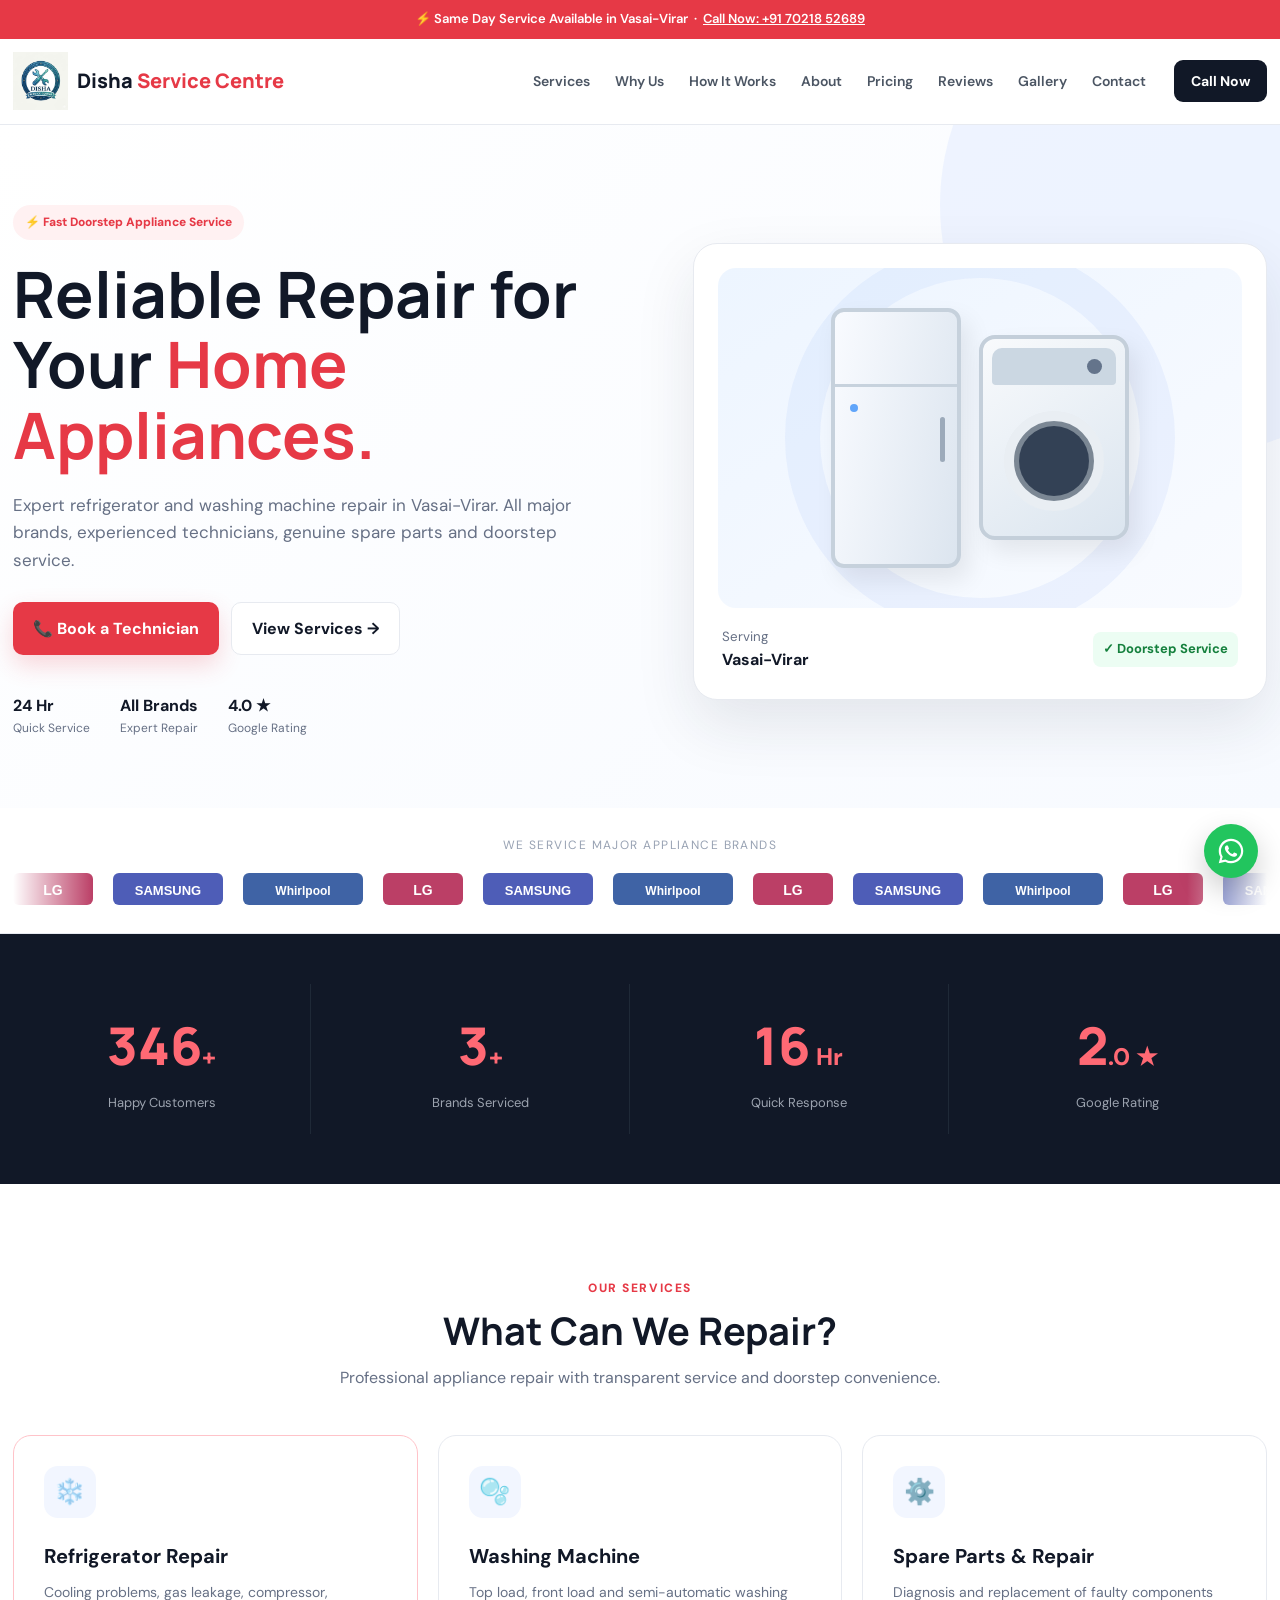
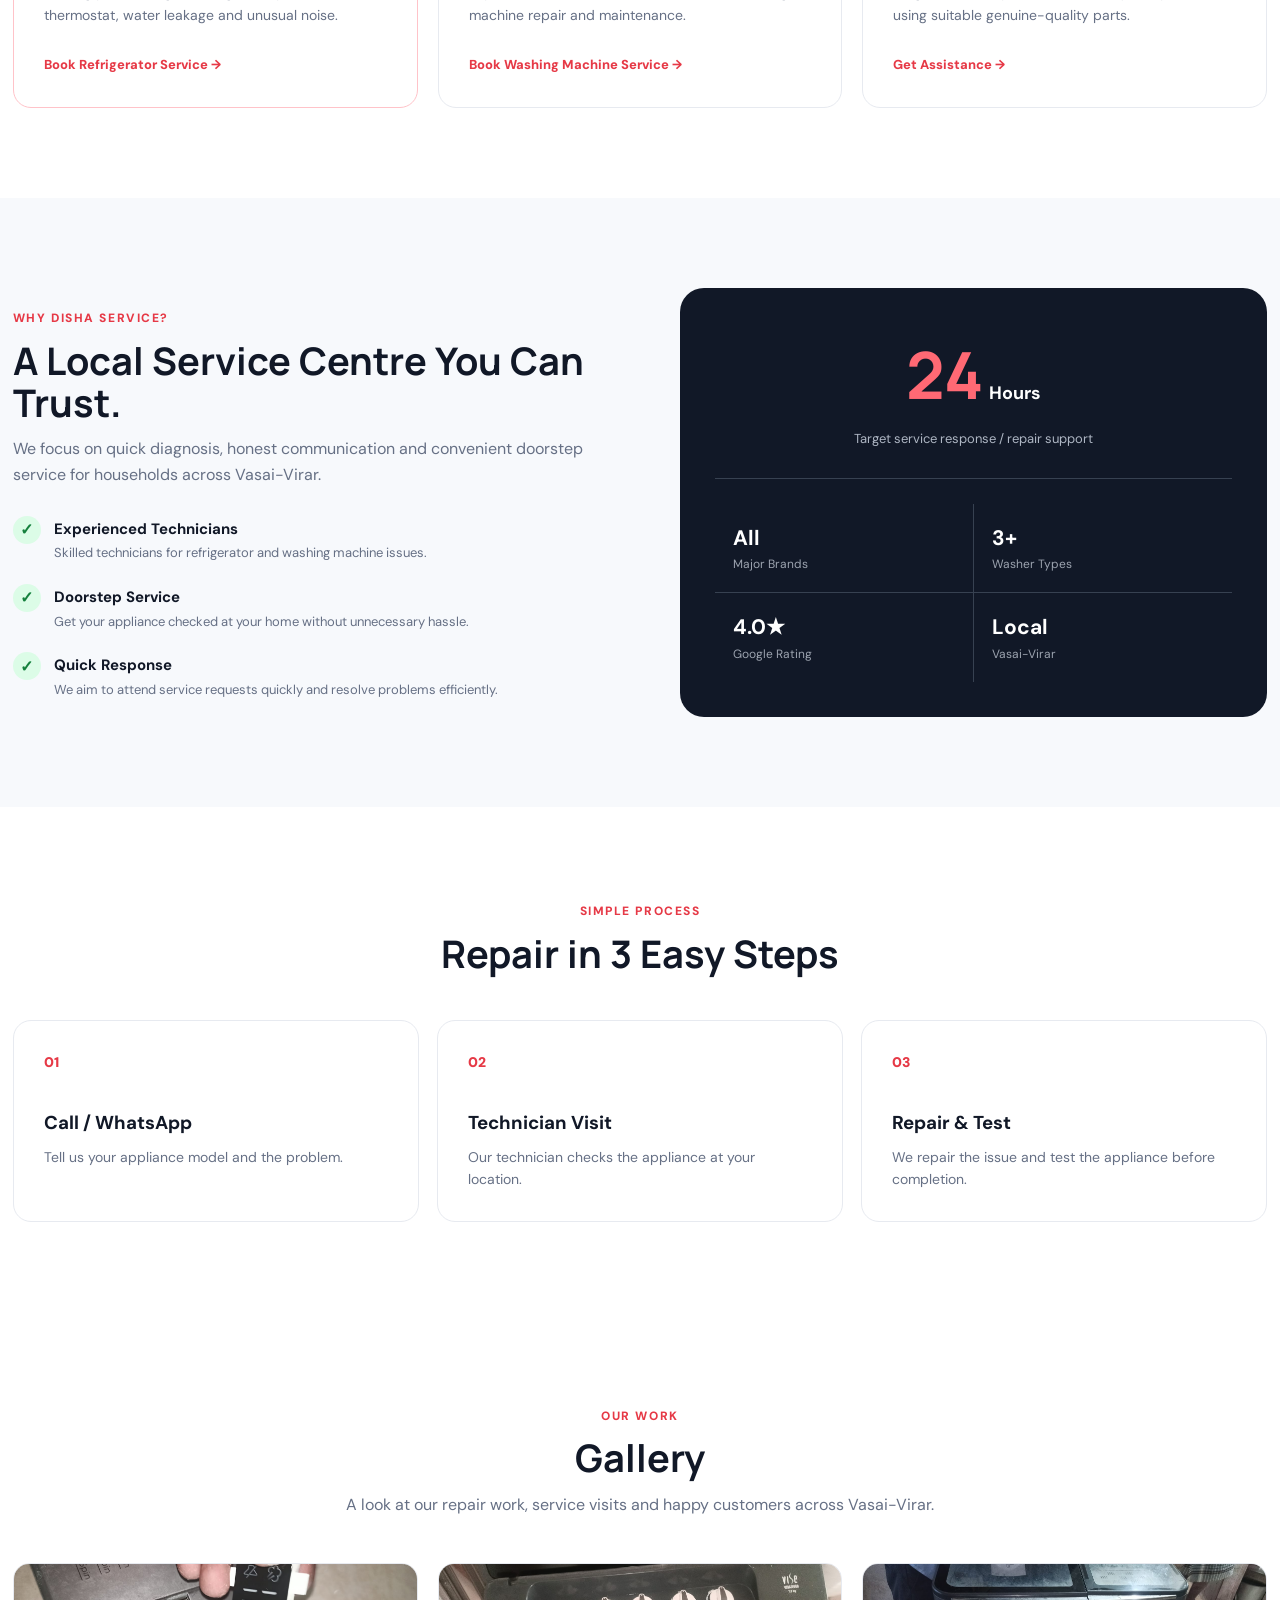
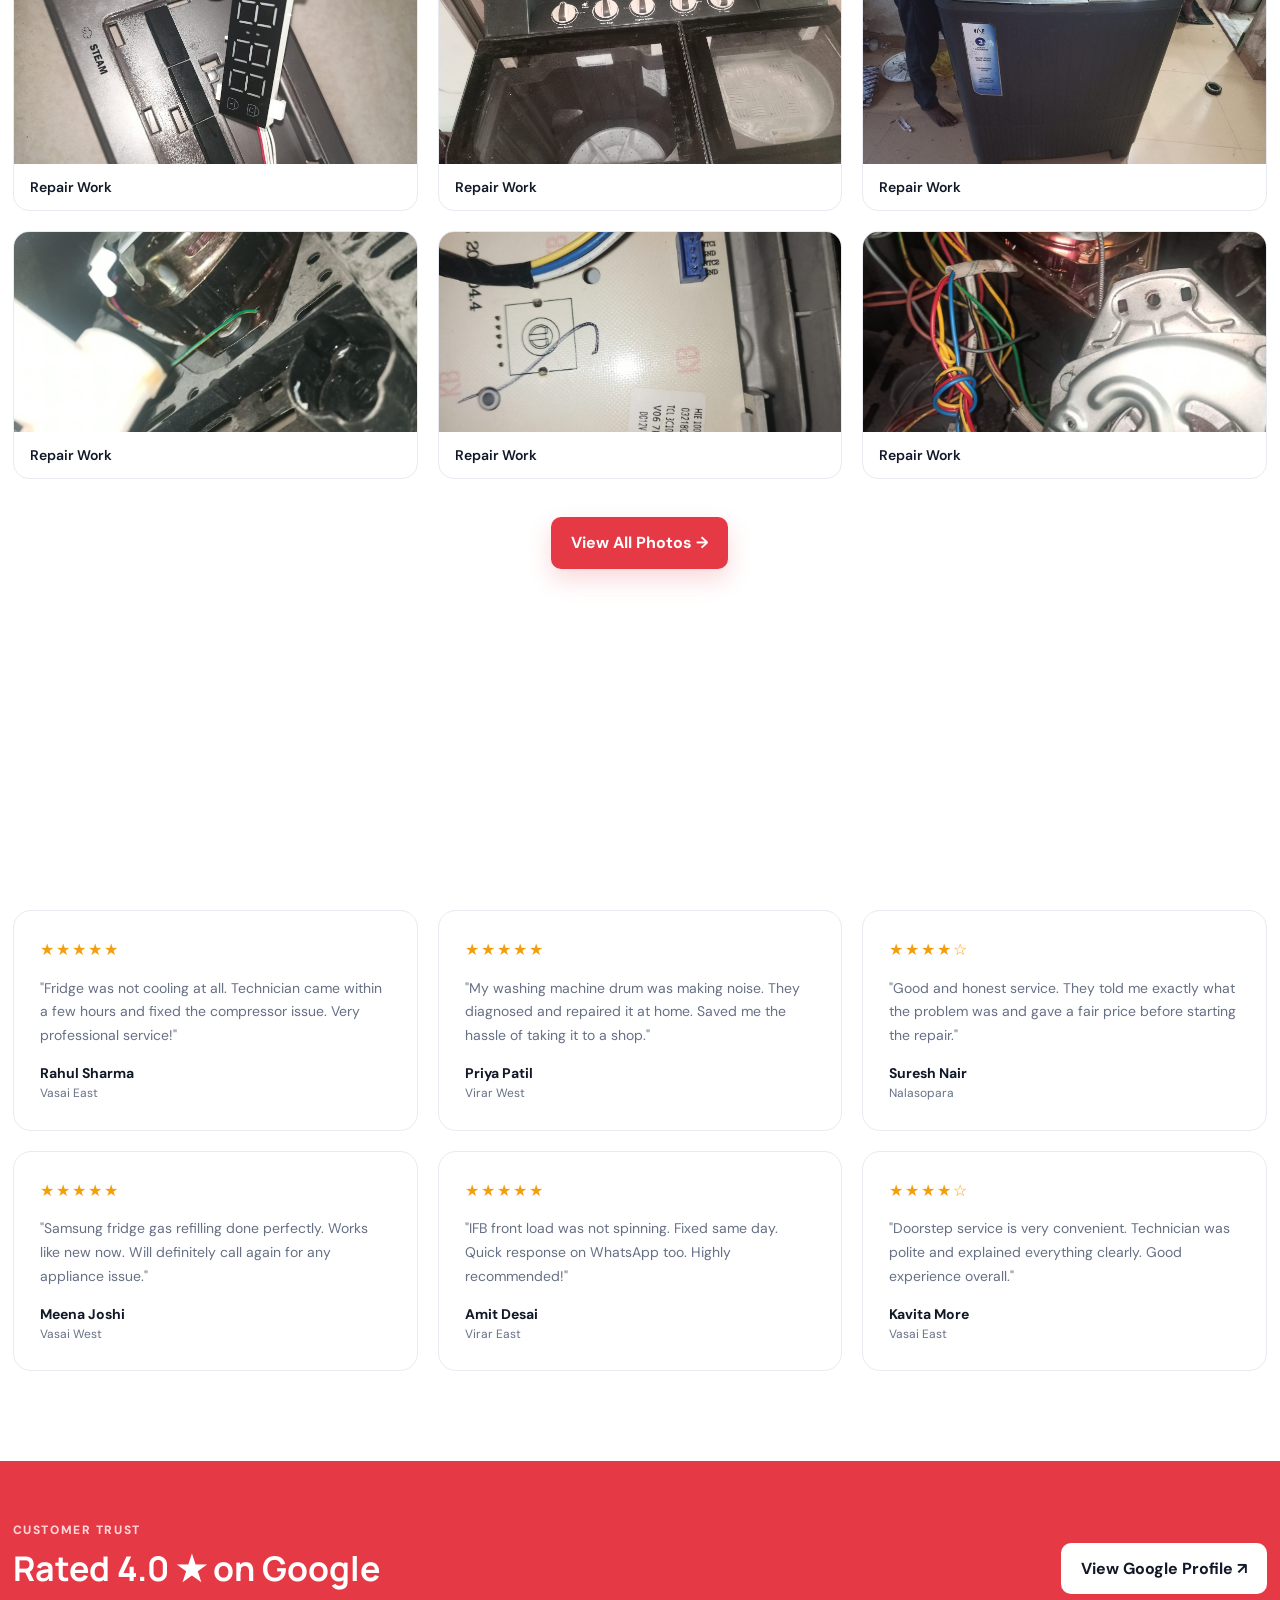
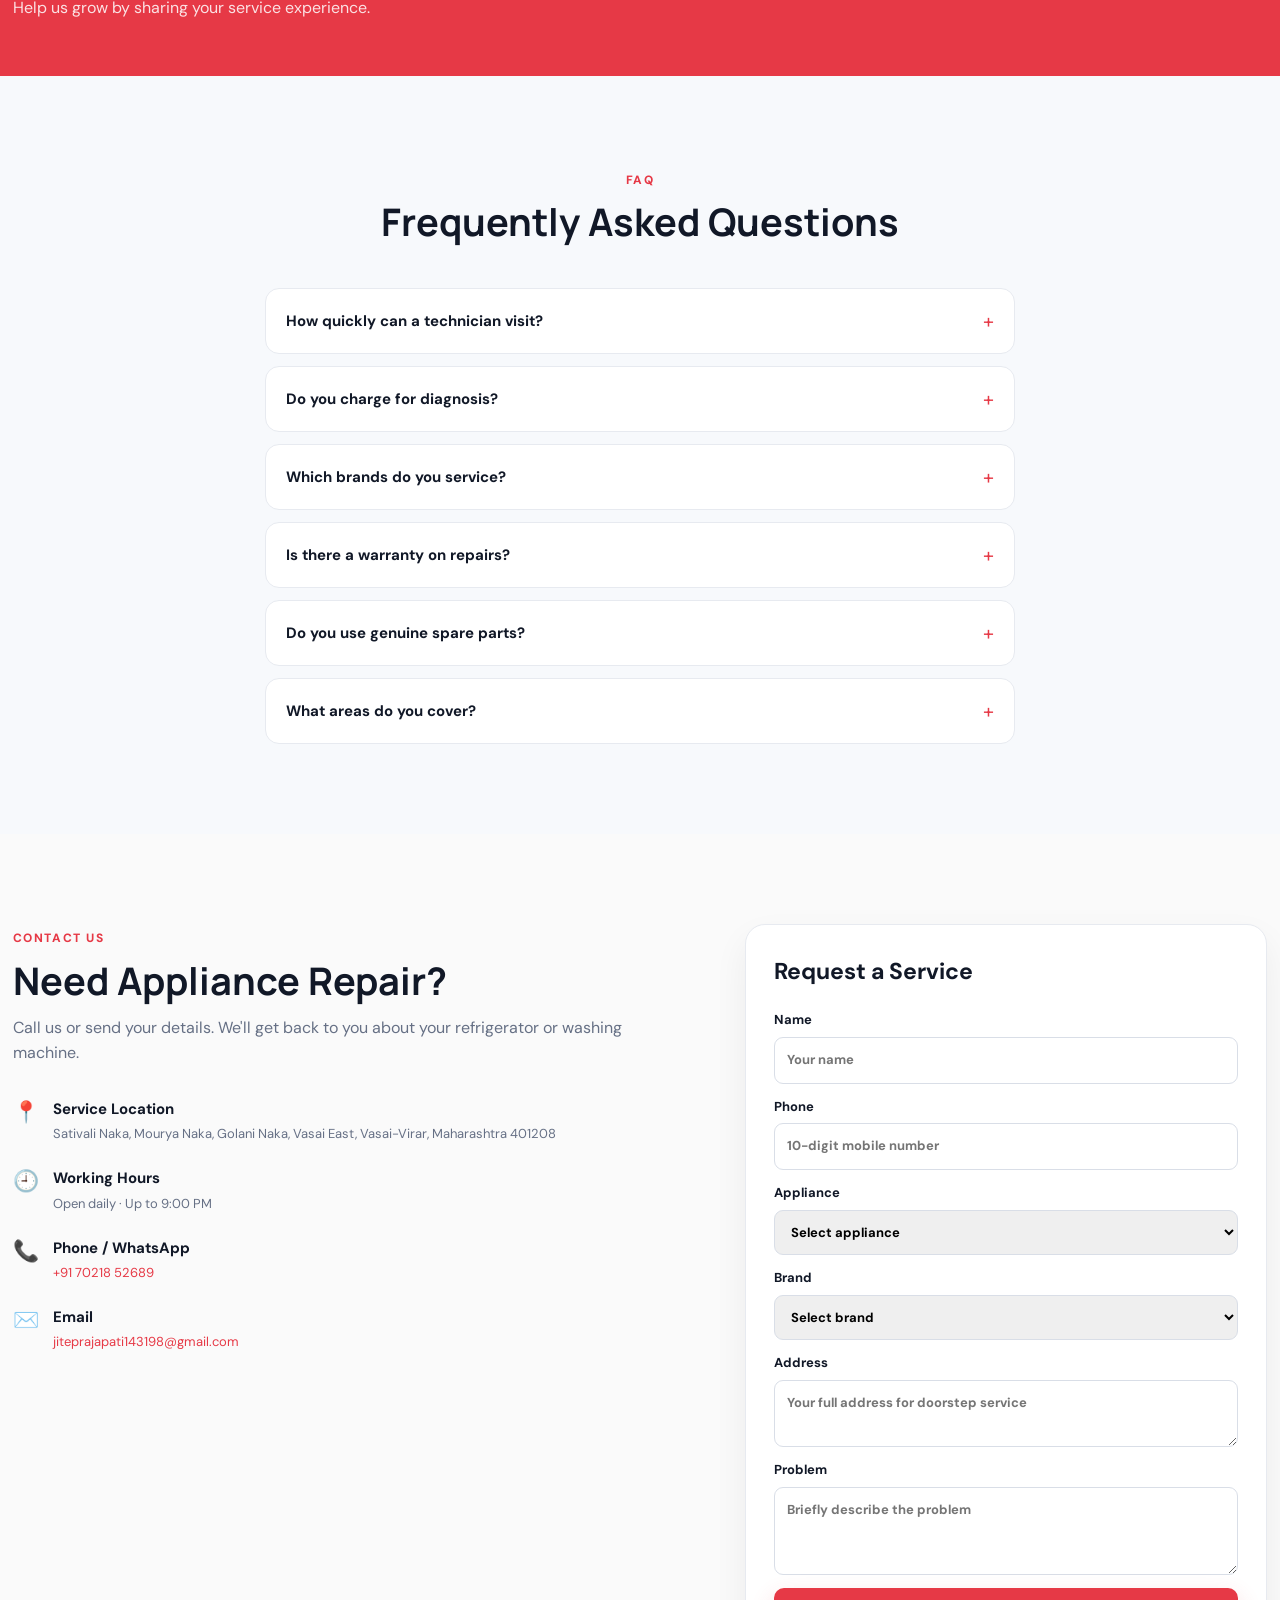
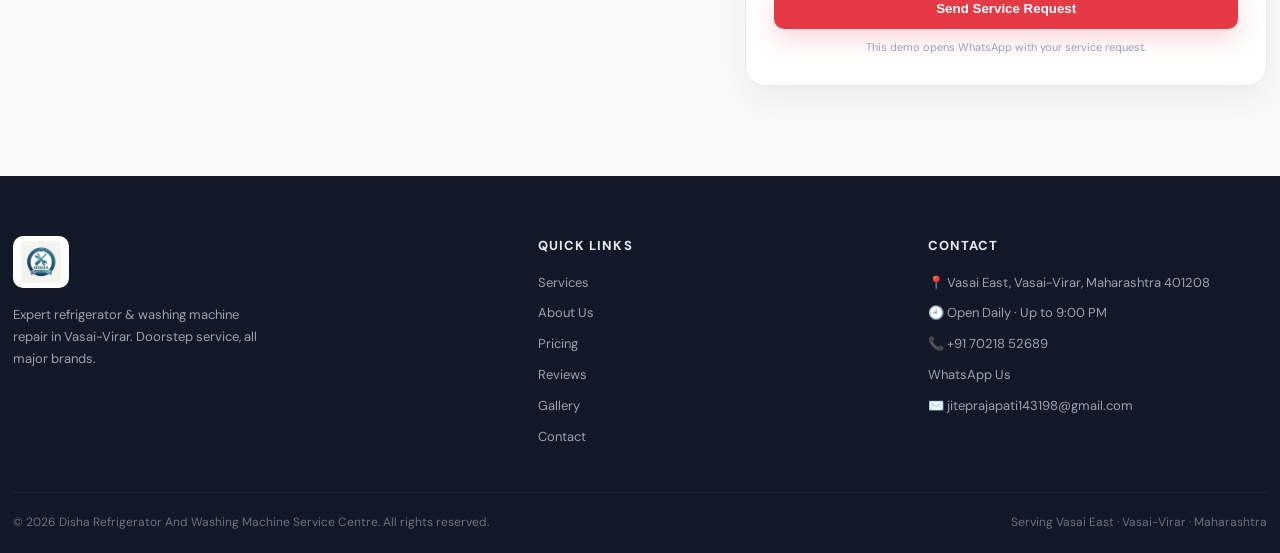
<file: index.html>
<!DOCTYPE html>
<html lang="en">
<head>
  <meta charset="UTF-8" />
  <meta name="viewport" content="width=device-width, initial-scale=1.0" />
  <meta name="description" content="Disha Refrigerator And Washing Machine Service Centre - doorstep appliance repair service in Vasai East and Vasai-Virar." />
  <meta property="og:title" content="Disha Appliance Service | Refrigerator & Washing Machine Repair" />
  <meta property="og:description" content="Expert refrigerator and washing machine repair in Vasai-Virar. Doorstep service, all major brands, experienced technicians." />
  <meta property="og:image" content="logo.jpeg" />
  <meta property="og:type" content="website" />
  <meta property="og:url" content="https://dishaservice.in" />
  <meta name="twitter:card" content="summary_large_image" />
  <title>Disha Appliance Service | Refrigerator & Washing Machine Repair</title>
  <link rel="stylesheet" href="style.css" />
</head>
<body>
  <div class="announce-bar">⚡ Same Day Service Available in Vasai-Virar &nbsp;·&nbsp; <a href="tel:+917021852689">Call Now: +91 70218 52689</a></div>

  <header class="header">
    <div class="container nav">
      <a href="#" class="logo">
        <img src="logo.jpeg" alt="Disha Service" class="logo-img" />
        <span>Disha<span class="logo-accent"> Service Centre</span></span>
      </a>
      <button class="menu-btn" id="menuBtn" aria-label="Open menu">☰</button>
      <nav id="navMenu">
        <a href="#services">Services</a>
        <a href="#why-us">Why Us</a>
        <a href="#process">How It Works</a>
        <a href="about.html">About</a>
        <a href="pricing.html">Pricing</a>
        <a href="#reviews">Reviews</a>
        <a href="gallery.html">Gallery</a>
        <a href="#contact">Contact</a>
      </nav>
      <a class="nav-call" href="tel:+917021852689">Call Now</a>
    </div>
  </header>

  <main>
    <section class="hero">
      <div class="hero-shape"></div>
      <div class="container hero-grid">
        <div class="hero-content reveal-left">
          <div class="badge">⚡ Fast Doorstep Appliance Service</div>
          <h1>Reliable Repair for Your <span>Home Appliances.</span></h1>
          <p class="hero-text">
            Expert refrigerator and washing machine repair in Vasai-Virar.
            All major brands, experienced technicians, genuine spare parts and doorstep service.
          </p>
          <div class="hero-buttons">
            <a class="btn btn-primary" href="tel:+917021852689">📞 Book a Technician</a>
            <a class="btn btn-light" href="#services">View Services →</a>
          </div>
          <div class="trust-row">
            <div><strong>24 Hr</strong><span>Quick Service</span></div>
            <div><strong>All Brands</strong><span>Expert Repair</span></div>
            <div><strong>4.0 ★</strong><span>Google Rating</span></div>
          </div>
        </div>

        <div class="hero-card reveal-right">
          <div class="appliance-art">
            <div class="fridge">
              <div class="fridge-top"></div>
              <div class="fridge-handle"></div>
              <div class="fridge-light"></div>
            </div>
            <div class="washer">
              <div class="washer-screen"></div>
              <div class="washer-door"><span></span></div>
              <div class="washer-knob"></div>
            </div>
          </div>
          <div class="hero-card-bottom">
            <div>
              <small>Serving</small>
              <strong>Vasai-Virar</strong>
            </div>
            <div class="mini-check">✓ Doorstep Service</div>
          </div>
        </div>
      </div>
    </section>

    <section class="brands">
      <div class="container">
        <p>We service major appliance brands</p>
        <div class="brand-marquee-wrap">
          <div class="brand-marquee">
            <div class="brand-logo-item"><svg viewBox="0 0 80 32" width="80" height="32"><rect width="80" height="32" rx="6" fill="#a50034"/><text x="40" y="22" text-anchor="middle" fill="white" font-size="14" font-weight="bold" font-family="Arial">LG</text></svg></div>
            <div class="brand-logo-item"><svg viewBox="0 0 110 32" width="110" height="32"><rect width="110" height="32" rx="6" fill="#1428a0"/><text x="55" y="22" text-anchor="middle" fill="white" font-size="13" font-weight="bold" font-family="Arial">SAMSUNG</text></svg></div>
            <div class="brand-logo-item"><svg viewBox="0 0 120 32" width="120" height="32"><rect width="120" height="32" rx="6" fill="#003087"/><text x="60" y="22" text-anchor="middle" fill="white" font-size="12" font-weight="bold" font-family="Arial">Whirlpool</text></svg></div>
            <!-- duplicate for seamless loop -->
            <div class="brand-logo-item"><svg viewBox="0 0 80 32" width="80" height="32"><rect width="80" height="32" rx="6" fill="#a50034"/><text x="40" y="22" text-anchor="middle" fill="white" font-size="14" font-weight="bold" font-family="Arial">LG</text></svg></div>
            <div class="brand-logo-item"><svg viewBox="0 0 110 32" width="110" height="32"><rect width="110" height="32" rx="6" fill="#1428a0"/><text x="55" y="22" text-anchor="middle" fill="white" font-size="13" font-weight="bold" font-family="Arial">SAMSUNG</text></svg></div>
            <div class="brand-logo-item"><svg viewBox="0 0 120 32" width="120" height="32"><rect width="120" height="32" rx="6" fill="#003087"/><text x="60" y="22" text-anchor="middle" fill="white" font-size="12" font-weight="bold" font-family="Arial">Whirlpool</text></svg></div>

            <div class="brand-logo-item"><svg viewBox="0 0 80 32" width="80" height="32"><rect width="80" height="32" rx="6" fill="#a50034"/><text x="40" y="22" text-anchor="middle" fill="white" font-size="14" font-weight="bold" font-family="Arial">LG</text></svg></div>
            <div class="brand-logo-item"><svg viewBox="0 0 110 32" width="110" height="32"><rect width="110" height="32" rx="6" fill="#1428a0"/><text x="55" y="22" text-anchor="middle" fill="white" font-size="13" font-weight="bold" font-family="Arial">SAMSUNG</text></svg></div>
            <div class="brand-logo-item"><svg viewBox="0 0 120 32" width="120" height="32"><rect width="120" height="32" rx="6" fill="#003087"/><text x="60" y="22" text-anchor="middle" fill="white" font-size="12" font-weight="bold" font-family="Arial">Whirlpool</text></svg></div>
            
            <div class="brand-logo-item"><svg viewBox="0 0 80 32" width="80" height="32"><rect width="80" height="32" rx="6" fill="#a50034"/><text x="40" y="22" text-anchor="middle" fill="white" font-size="14" font-weight="bold" font-family="Arial">LG</text></svg></div>
            <div class="brand-logo-item"><svg viewBox="0 0 110 32" width="110" height="32"><rect width="110" height="32" rx="6" fill="#1428a0"/><text x="55" y="22" text-anchor="middle" fill="white" font-size="13" font-weight="bold" font-family="Arial">SAMSUNG</text></svg></div>
            <div class="brand-logo-item"><svg viewBox="0 0 120 32" width="120" height="32"><rect width="120" height="32" rx="6" fill="#003087"/><text x="60" y="22" text-anchor="middle" fill="white" font-size="12" font-weight="bold" font-family="Arial">Whirlpool</text></svg></div>

            <div class="brand-logo-item"><svg viewBox="0 0 80 32" width="80" height="32"><rect width="80" height="32" rx="6" fill="#a50034"/><text x="40" y="22" text-anchor="middle" fill="white" font-size="14" font-weight="bold" font-family="Arial">LG</text></svg></div>
            <div class="brand-logo-item"><svg viewBox="0 0 110 32" width="110" height="32"><rect width="110" height="32" rx="6" fill="#1428a0"/><text x="55" y="22" text-anchor="middle" fill="white" font-size="13" font-weight="bold" font-family="Arial">SAMSUNG</text></svg></div>
            <div class="brand-logo-item"><svg viewBox="0 0 120 32" width="120" height="32"><rect width="120" height="32" rx="6" fill="#003087"/><text x="60" y="22" text-anchor="middle" fill="white" font-size="12" font-weight="bold" font-family="Arial">Whirlpool</text></svg></div>
        </div>
      </div>
    </section>

    <section class="counter-section">
      <div class="container">
        <div class="counter-grid">
          <div class="counter-item">
            <strong class="counter-num" data-target="500">0</strong><span>+</span>
            <p>Happy Customers</p>
          </div>
          <div class="counter-item">
            <strong class="counter-num" data-target="5">0</strong><span>+</span>
            <p>Brands Serviced</p>
          </div>
          <div class="counter-item">
            <strong class="counter-num" data-target="24">0</strong><span> Hr</span>
            <p>Quick Response</p>
          </div>
          <div class="counter-item">
            <strong class="counter-num" data-target="4">0</strong><span>.0 ★</span>
            <p>Google Rating</p>
          </div>
        </div>
      </div>
    </section>

    <section id="services" class="section">
      <div class="container">
        <div class="section-heading reveal">
          <span class="eyebrow">OUR SERVICES</span>
          <h2>What Can We Repair?</h2>
          <p>Professional appliance repair with transparent service and doorstep convenience.</p>
        </div>

        <div class="service-grid">
          <article class="service-card featured reveal" style="transition-delay:.1s">
            <div class="service-icon">❄️</div>
            <h3>Refrigerator Repair</h3>
            <p>Cooling problems, gas leakage, compressor, thermostat, water leakage and unusual noise.</p>
            <a href="#" onclick="openServiceModal('fridge');return false;">Book Refrigerator Service →</a>
          </article>

          <article class="service-card reveal" style="transition-delay:.2s">
            <div class="service-icon">🫧</div>
            <h3>Washing Machine</h3>
            <p>Top load, front load and semi-automatic washing machine repair and maintenance.</p>
            <a href="#" onclick="openServiceModal('washer');return false;">Book Washing Machine Service →</a>
          </article>

          <article class="service-card reveal" style="transition-delay:.3s">
            <div class="service-icon">⚙️</div>
            <h3>Spare Parts & Repair</h3>
            <p>Diagnosis and replacement of faulty components using suitable genuine-quality parts.</p>
            <a href="#contact">Get Assistance →</a>
          </article>
        </div>
      </div>
    </section>

    <section id="why-us" class="section light-section">
      <div class="container two-col">
        <div class="reveal-left">
          <span class="eyebrow">WHY DISHA SERVICE?</span>
          <h2>A Local Service Centre You Can Trust.</h2>
          <p class="large-text">
            We focus on quick diagnosis, honest communication and convenient doorstep service
            for households across Vasai-Virar.
          </p>

          <div class="feature-list">
            <div><span>✓</span><div><strong>Experienced Technicians</strong><p>Skilled technicians for refrigerator and washing machine issues.</p></div></div>
            <div><span>✓</span><div><strong>Doorstep Service</strong><p>Get your appliance checked at your home without unnecessary hassle.</p></div></div>
            <div><span>✓</span><div><strong>Quick Response</strong><p>We aim to attend service requests quickly and resolve problems efficiently.</p></div></div>
          </div>
        </div>

        <div class="stats-card reveal-right">
          <div class="stat-main"><strong>24</strong><span>Hours</span><p>Target service response / repair support</p></div>
          <div class="stat-grid">
            <div><strong>All</strong><span>Major Brands</span></div>
            <div><strong>3+</strong><span>Washer Types</span></div>
            <div><strong>4.0★</strong><span>Google Rating</span></div>
            <div><strong>Local</strong><span>Vasai-Virar</span></div>
          </div>
        </div>
      </div>
    </section>

    <section id="process" class="section">
      <div class="container">
        <div class="section-heading reveal">
          <span class="eyebrow">SIMPLE PROCESS</span>
          <h2>Repair in 3 Easy Steps</h2>
        </div>
        <div class="steps">
          <div class="step reveal" style="transition-delay:.1s"><div class="step-number">01</div><h3>Call / WhatsApp</h3><p>Tell us your appliance model and the problem.</p></div>
          <div class="step reveal" style="transition-delay:.2s"><div class="step-number">02</div><h3>Technician Visit</h3><p>Our technician checks the appliance at your location.</p></div>
          <div class="step reveal" style="transition-delay:.3s"><div class="step-number">03</div><h3>Repair & Test</h3><p>We repair the issue and test the appliance before completion.</p></div>
        </div>
      </div>
    </section>

    <section id="gallery" class="section">
      <div class="container">
        <div class="section-heading reveal">
          <span class="eyebrow">OUR WORK</span>
          <h2>Gallery</h2>
          <p>A look at our repair work, service visits and happy customers across Vasai-Virar.</p>
        </div>
        <div class="gallery-grid">
          <div class="gallery-card reveal-scale" style="transition-delay:.1s"><img src="galleryimg/1000088969.jpg" alt="Service Work" /><p>Repair Work</p></div>
          <div class="gallery-card reveal-scale" style="transition-delay:.15s"><img src="galleryimg/1000089005.jpg" alt="Service Work" /><p>Repair Work</p></div>
          <div class="gallery-card reveal-scale" style="transition-delay:.2s"><img src="galleryimg/1000089011.jpg" alt="Service Work" /><p>Repair Work</p></div>
          <div class="gallery-card reveal-scale" style="transition-delay:.25s"><img src="galleryimg/1000089029.jpg" alt="Service Work" /><p>Repair Work</p></div>
          <div class="gallery-card reveal-scale" style="transition-delay:.3s"><img src="galleryimg/1000089035.jpg" alt="Service Work" /><p>Repair Work</p></div>
          <div class="gallery-card reveal-scale" style="transition-delay:.35s"><img src="galleryimg/1000089038.jpg" alt="Service Work" /><p>Repair Work</p></div>
        </div>
        <div style="text-align:center;margin-top:38px">
          <a href="gallery.html" class="btn btn-primary">View All Photos →</a>
        </div>
      </div>
    </section>

    <section id="testimonials" class="section">
      <div class="container">
        <div class="section-heading reveal">
          <span class="eyebrow">CUSTOMER REVIEWS</span>
          <h2>What Our Customers Say</h2>
          <p>Real feedback from households we've served across Vasai-Virar.</p>
        </div>
        <div class="testimonial-grid">
          <div class="testimonial-card">
            <div class="stars">★★★★★</div>
            <p>"Fridge was not cooling at all. Technician came within a few hours and fixed the compressor issue. Very professional service!"</p>
            <div class="reviewer"><strong>Rahul Sharma</strong><span>Vasai East</span></div>
          </div>
          <div class="testimonial-card">
            <div class="stars">★★★★★</div>
            <p>"My washing machine drum was making noise. They diagnosed and repaired it at home. Saved me the hassle of taking it to a shop."</p>
            <div class="reviewer"><strong>Priya Patil</strong><span>Virar West</span></div>
          </div>
          <div class="testimonial-card">
            <div class="stars">★★★★☆</div>
            <p>"Good and honest service. They told me exactly what the problem was and gave a fair price before starting the repair."</p>
            <div class="reviewer"><strong>Suresh Nair</strong><span>Nalasopara</span></div>
          </div>
          <div class="testimonial-card">
            <div class="stars">★★★★★</div>
            <p>"Samsung fridge gas refilling done perfectly. Works like new now. Will definitely call again for any appliance issue."</p>
            <div class="reviewer"><strong>Meena Joshi</strong><span>Vasai West</span></div>
          </div>
          <div class="testimonial-card">
            <div class="stars">★★★★★</div>
            <p>"IFB front load was not spinning. Fixed same day. Quick response on WhatsApp too. Highly recommended!"</p>
            <div class="reviewer"><strong>Amit Desai</strong><span>Virar East</span></div>
          </div>
          <div class="testimonial-card">
            <div class="stars">★★★★☆</div>
            <p>"Doorstep service is very convenient. Technician was polite and explained everything clearly. Good experience overall."</p>
            <div class="reviewer"><strong>Kavita More</strong><span>Vasai East</span></div>
          </div>
        </div>
      </div>
    </section>

    <section id="reviews" class="review-section">
      <div class="container review-inner">
        <div>
          <span class="eyebrow">CUSTOMER TRUST</span>
          <h2>Rated 4.0 ★ on Google</h2>
          <p>Help us grow by sharing your service experience.</p>
        </div>
        <a class="btn btn-white" href="https://www.google.com/search?q=Disha+Refrigerator+And+Washing+Machine+Service+centre" target="_blank" rel="noopener">View Google Profile ↗</a>
      </div>
    </section>

    <section id="faq" class="section light-section">
      <div class="container">
        <div class="section-heading">
          <span class="eyebrow">FAQ</span>
          <h2>Frequently Asked Questions</h2>
        </div>
        <div class="faq-list reveal">
          <div class="faq-item">
            <button class="faq-q">How quickly can a technician visit? <span>+</span></button>
            <div class="faq-a"><p>We aim to visit within the same day or next day depending on your location in Vasai-Virar.</p></div>
          </div>
          <div class="faq-item">
            <button class="faq-q">Do you charge for diagnosis? <span>+</span></button>
            <div class="faq-a"><p>A small visit/diagnosis charge may apply which is adjusted in the final repair bill if you proceed with the repair.</p></div>
          </div>
          <div class="faq-item">
            <button class="faq-q">Which brands do you service? <span>+</span></button>
            <div class="faq-a"><p>We service all major brands including LG, Samsung, Whirlpool, IFB, Godrej, Haier, Videocon and more.</p></div>
          </div>
          <div class="faq-item">
            <button class="faq-q">Is there a warranty on repairs? <span>+</span></button>
            <div class="faq-a"><p>Yes, we provide a service warranty on repairs. Duration depends on the type of repair and parts used.</p></div>
          </div>
          <div class="faq-item">
            <button class="faq-q">Do you use genuine spare parts? <span>+</span></button>
            <div class="faq-a"><p>We use good quality compatible spare parts suitable for your appliance model to ensure long-lasting repairs.</p></div>
          </div>
          <div class="faq-item">
            <button class="faq-q">What areas do you cover? <span>+</span></button>
            <div class="faq-a"><p>We cover Vasai East, Vasai West, Virar East, Virar West, Nalasopara and surrounding areas in Vasai-Virar.</p></div>
          </div>
        </div>
      </div>
    </section>

    <section id="contact" class="section contact-section">
      <div class="container contact-grid">
        <div>
          <span class="eyebrow">CONTACT US</span>
          <h2>Need Appliance Repair?</h2>
          <p>Call us or send your details. We'll get back to you about your refrigerator or washing machine.</p>

          <div class="contact-items">
            <div class="contact-item"><span>📍</span><div><strong>Service Location</strong><p>Sativali Naka, Mourya Naka, Golani Naka, Vasai East, Vasai-Virar, Maharashtra 401208</p></div></div>
            <div class="contact-item"><span>🕘</span><div><strong>Working Hours</strong><p>Open daily · Up to 9:00 PM</p></div></div>
            <div class="contact-item"><span>📞</span><div><strong>Phone / WhatsApp</strong><p><a href="tel:+917021852689" style="color:var(--red)">+91 70218 52689</a></p></div></div>
            <div class="contact-item"><span>✉️</span><div><strong>Email</strong><p><a href="mailto:jiteprajapati143198@gmail.com" style="color:var(--red)">jiteprajapati143198@gmail.com</a></p></div></div>
          </div>
          <div class="map-wrap">
            <iframe src="https://www.google.com/maps/embed?pb=!1m18!1m12!1m3!1d3763.5!2d72.8397!3d19.3919!2m3!1f0!2f0!3f0!3m2!1i1024!2i768!4f13.1!3m3!1m2!1s0x3be7a9b0e0000001%3A0x1!2sVasai+East%2C+Maharashtra!5e0!3m2!1sen!2sin!4v1" width="100%" height="220" style="border:0;border-radius:14px" allowfullscreen loading="lazy"></iframe>
          </div>
        </div>

        <form class="booking-form" id="bookingForm">
          <h3>Request a Service</h3>
          <label>Name<input id="name" type="text" placeholder="Your name" required /></label>
          <label>Phone<input id="phone" type="tel" placeholder="10-digit mobile number" required /></label>
          <label>Appliance
            <select id="appliance" required>
              <option value="">Select appliance</option>
              <option>Refrigerator - Double Door</option>
              <option>Refrigerator - Single Door</option>
              <option>Refrigerator - Side By Side</option>
              <option>Washing Machine - Top Load</option>
              <option>Washing Machine - Front Load</option>
              <option>Washing Machine - Semi Automatic</option>
            </select>
          </label>
          <label>Brand
            <select id="brand" required>
              <option value="">Select brand</option>
              <option>LG</option>
              <option>Samsung</option>
              <option>Whirlpool</option>
              <option>Godrej</option>
              <option>Haier</option>
              <option>VS</option>
              <option>Corma</option>
              <option>Other</option>
            </select>
          </label>
          <label>Address<textarea id="address" rows="2" placeholder="Your full address for doorstep service"></textarea></label>
          <label>Problem<textarea id="problem" rows="3" placeholder="Briefly describe the problem"></textarea></label>
          <button class="btn btn-primary full" type="submit">Send Service Request</button>
          <p class="form-note">This demo opens WhatsApp with your service request.</p>
        </form>
      </div>
    </section>
  </main>

  <!-- Service Options Modal -->
  <div class="svc-modal-overlay" id="svcModal">
    <div class="svc-modal">
      <button class="svc-modal-close" onclick="closeSvcModal()">✕</button>
      <div id="svcModalContent"></div>
    </div>
  </div>

  <div class="sticky-bar">
    <a href="tel:+917021852689" class="sticky-call">📞 Call Now</a>
    <a href="https://wa.me/917021852689" target="_blank" rel="noopener" class="sticky-wa">
      <svg xmlns="http://www.w3.org/2000/svg" viewBox="0 0 32 32" width="18" height="18" fill="white"><path d="M16 2C8.268 2 2 8.268 2 16c0 2.478.675 4.797 1.849 6.785L2 30l7.43-1.818A13.94 13.94 0 0 0 16 30c7.732 0 14-6.268 14-14S23.732 2 16 2zm0 25.5a11.44 11.44 0 0 1-5.846-1.604l-.418-.249-4.332 1.061 1.094-4.218-.272-.433A11.46 11.46 0 0 1 4.5 16C4.5 9.649 9.649 4.5 16 4.5S27.5 9.649 27.5 16 22.351 27.5 16 27.5zm6.29-8.617c-.344-.172-2.036-1.004-2.352-1.118-.316-.115-.546-.172-.776.172-.23.344-.89 1.118-1.09 1.348-.2.23-.4.258-.744.086-.344-.172-1.452-.535-2.766-1.707-1.022-.912-1.712-2.038-1.912-2.382-.2-.344-.021-.53.15-.701.155-.154.344-.402.516-.603.172-.2.23-.344.344-.573.115-.23.058-.43-.029-.603-.086-.172-.776-1.87-1.063-2.56-.28-.672-.564-.581-.776-.592l-.66-.011c-.23 0-.603.086-.919.43-.316.344-1.205 1.177-1.205 2.87s1.233 3.328 1.405 3.557c.172.23 2.427 3.706 5.88 5.196.822.355 1.463.567 1.963.726.824.263 1.574.226 2.167.137.661-.099 2.036-.832 2.323-1.635.287-.803.287-1.491.2-1.635-.086-.143-.316-.23-.66-.402z"/></svg>
      WhatsApp
    </a>
  </div>

  <a class="whatsapp" href="https://wa.me/917021852689" target="_blank" rel="noopener" aria-label="WhatsApp">
    <svg xmlns="http://www.w3.org/2000/svg" viewBox="0 0 32 32" width="28" height="28" fill="white">
      <path d="M16 2C8.268 2 2 8.268 2 16c0 2.478.675 4.797 1.849 6.785L2 30l7.43-1.818A13.94 13.94 0 0 0 16 30c7.732 0 14-6.268 14-14S23.732 2 16 2zm0 25.5a11.44 11.44 0 0 1-5.846-1.604l-.418-.249-4.332 1.061 1.094-4.218-.272-.433A11.46 11.46 0 0 1 4.5 16C4.5 9.649 9.649 4.5 16 4.5S27.5 9.649 27.5 16 22.351 27.5 16 27.5zm6.29-8.617c-.344-.172-2.036-1.004-2.352-1.118-.316-.115-.546-.172-.776.172-.23.344-.89 1.118-1.09 1.348-.2.23-.4.258-.744.086-.344-.172-1.452-.535-2.766-1.707-1.022-.912-1.712-2.038-1.912-2.382-.2-.344-.021-.53.15-.701.155-.154.344-.402.516-.603.172-.2.23-.344.344-.573.115-.23.058-.43-.029-.603-.086-.172-.776-1.87-1.063-2.56-.28-.672-.564-.581-.776-.592l-.66-.011c-.23 0-.603.086-.919.43-.316.344-1.205 1.177-1.205 2.87s1.233 3.328 1.405 3.557c.172.23 2.427 3.706 5.88 5.196.822.355 1.463.567 1.963.726.824.263 1.574.226 2.167.137.661-.099 2.036-.832 2.323-1.635.287-.803.287-1.491.2-1.635-.086-.143-.316-.23-.66-.402z"/>
    </svg>
  </a>

  <footer>
    <div class="container">
      <div class="footer-grid">
        <div class="footer-brand">
          <a href="#" class="logo" style="margin-bottom:12px;display:inline-flex">
            <img src="logo.jpeg" alt="Disha Service" class="logo-img" />
          </a>
          <p>Expert refrigerator & washing machine repair in Vasai-Virar. Doorstep service, all major brands.</p>
        </div>

        <div>
          <h4>Quick Links</h4>
          <ul>
            <li><a href="#services">Services</a></li>
            <li><a href="about.html">About Us</a></li>
            <li><a href="pricing.html">Pricing</a></li>
            <li><a href="#reviews">Reviews</a></li>
            <li><a href="gallery.html">Gallery</a></li>
            <li><a href="#contact">Contact</a></li>
          </ul>
        </div>

        <div>
          <h4>Contact</h4>
          <ul>
            <li>📍 Vasai East, Vasai-Virar, Maharashtra 401208</li>
            <li>🕘 Open Daily · Up to 9:00 PM</li>
            <li><a href="tel:+917021852689">📞 +91 70218 52689</a></li>
            <li><a href="https://wa.me/917021852689" target="_blank" rel="noopener">WhatsApp Us</a></li>
            <li><a href="mailto:jiteprajapati143198@gmail.com">✉️ jiteprajapati143198@gmail.com</a></li>
          </ul>
        </div>
      </div>

      <div class="footer-bottom">
        <p>© <span id="year"></span> Disha Refrigerator And Washing Machine Service Centre. All rights reserved.</p>
        <p>Serving Vasai East · Vasai-Virar · Maharashtra</p>
      </div>
    </div>
  </footer>

  <script src="script.js"></script>
  <script>
    const svcData = {
      fridge: {
        title: 'Refrigerator Service',
        icon: '❄️',
        options: [
          { label: 'Double Door Fridge', value: 'Refrigerator - Double Door' },
          { label: 'Single Door Fridge', value: 'Refrigerator - Single Door' },
          { label: 'Side By Side Door', value: 'Refrigerator - Side By Side' }
        ]
      },
      washer: {
        title: 'Washing Machine Service',
        icon: '🫧',
        options: [
          { label: 'Fully Automatic (Top Load)', value: 'Washing Machine - Top Load' },
          { label: 'Fully Automatic (Front Load)', value: 'Washing Machine - Front Load' },
          { label: 'Semi Automatic', value: 'Washing Machine - Semi Automatic' }
        ]
      }
    };

    function openServiceModal(type) {
      const d = svcData[type];
      document.getElementById('svcModalContent').innerHTML =
        '<h3>' + d.icon + ' ' + d.title + '</h3>' +
        '<p class="svc-modal-sub">Select your appliance type to continue</p>' +
        d.options.map(o =>
          '<button class="svc-option-btn" onclick="selectService(\'' + o.value + '\')">' + o.label + '<span>→</span></button>'
        ).join('');
      document.getElementById('svcModal').classList.add('open');
      document.body.style.overflow = 'hidden';
    }

    function closeSvcModal() {
      document.getElementById('svcModal').classList.remove('open');
      document.body.style.overflow = '';
    }

    function selectService(val) {
      closeSvcModal();
      const sel = document.getElementById('appliance');
      if (sel) {
        for (let o of sel.options) { if (o.value === val || o.text === val) { sel.value = o.value; break; } }
      }
      document.getElementById('contact').scrollIntoView({ behavior: 'smooth' });
    }

    document.getElementById('svcModal').addEventListener('click', function(e) {
      if (e.target === this) closeSvcModal();
    });
  </script>
</body>
</html>
</file>
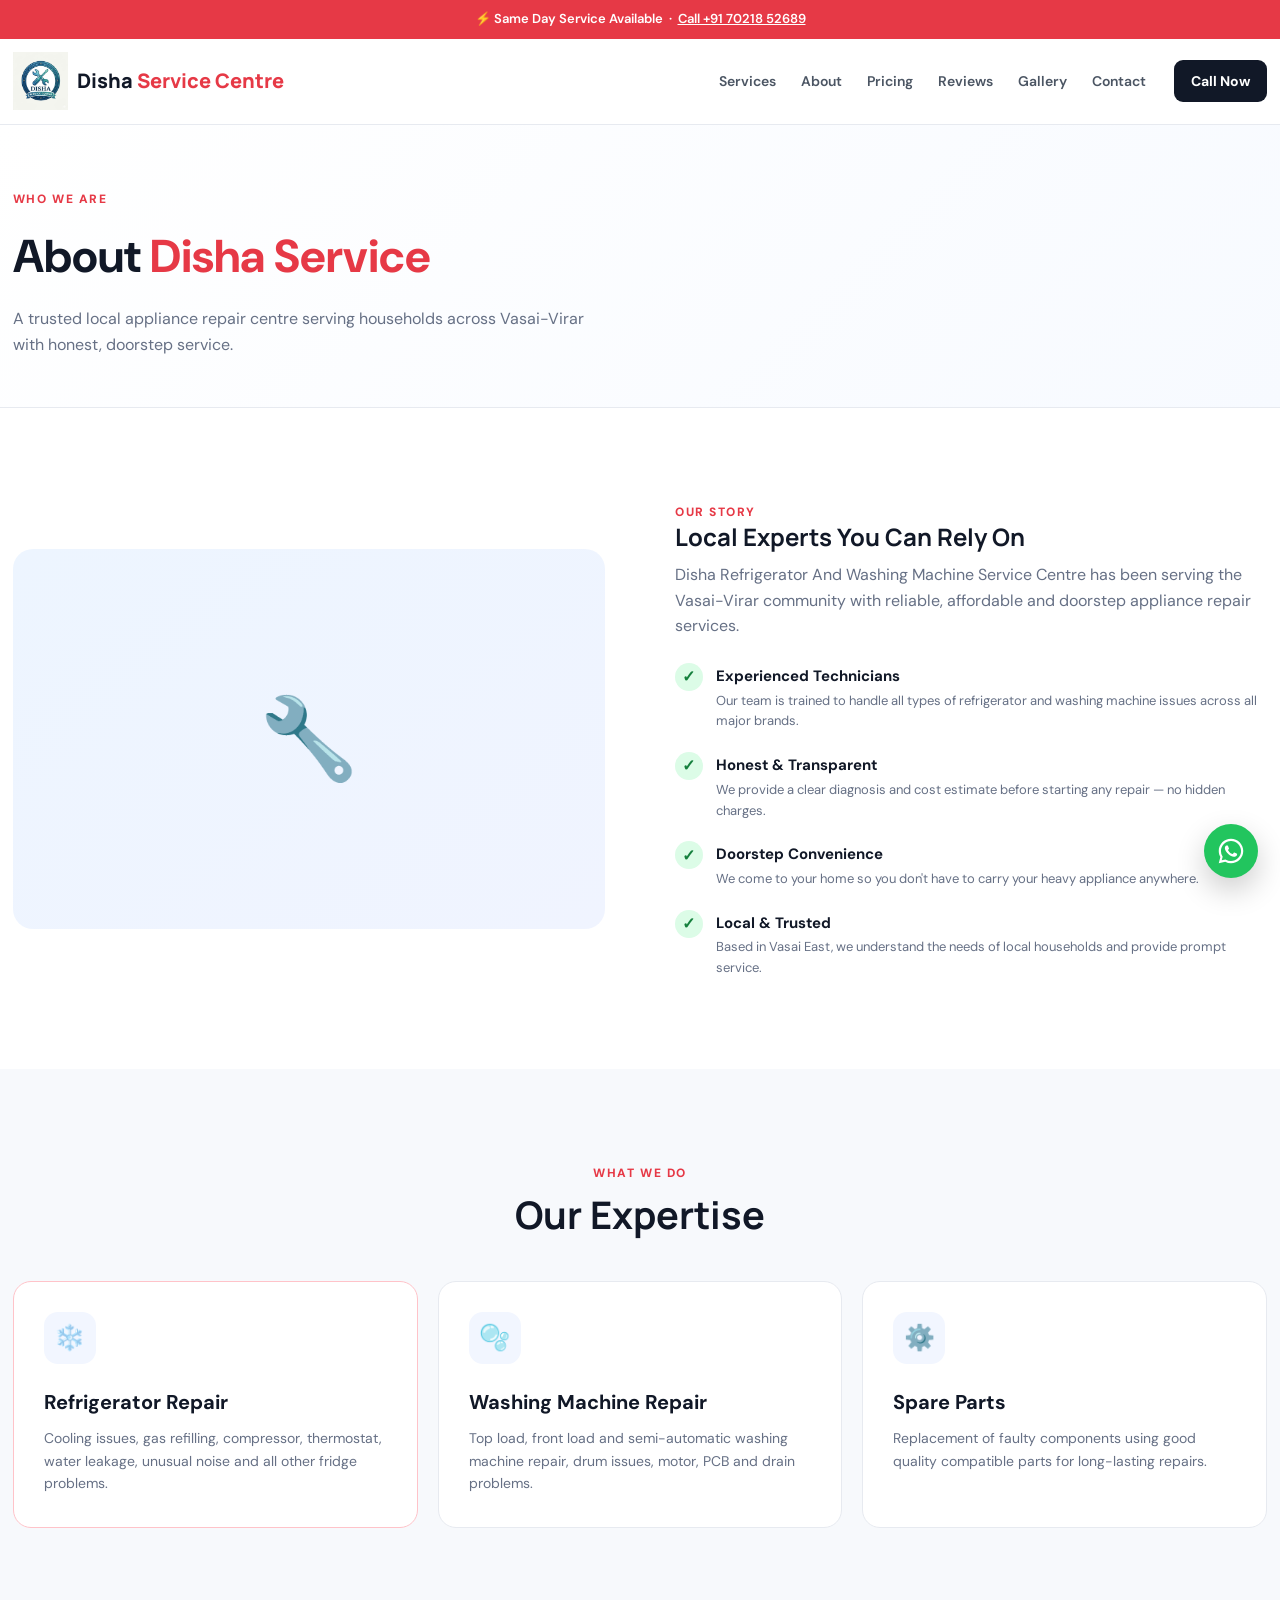
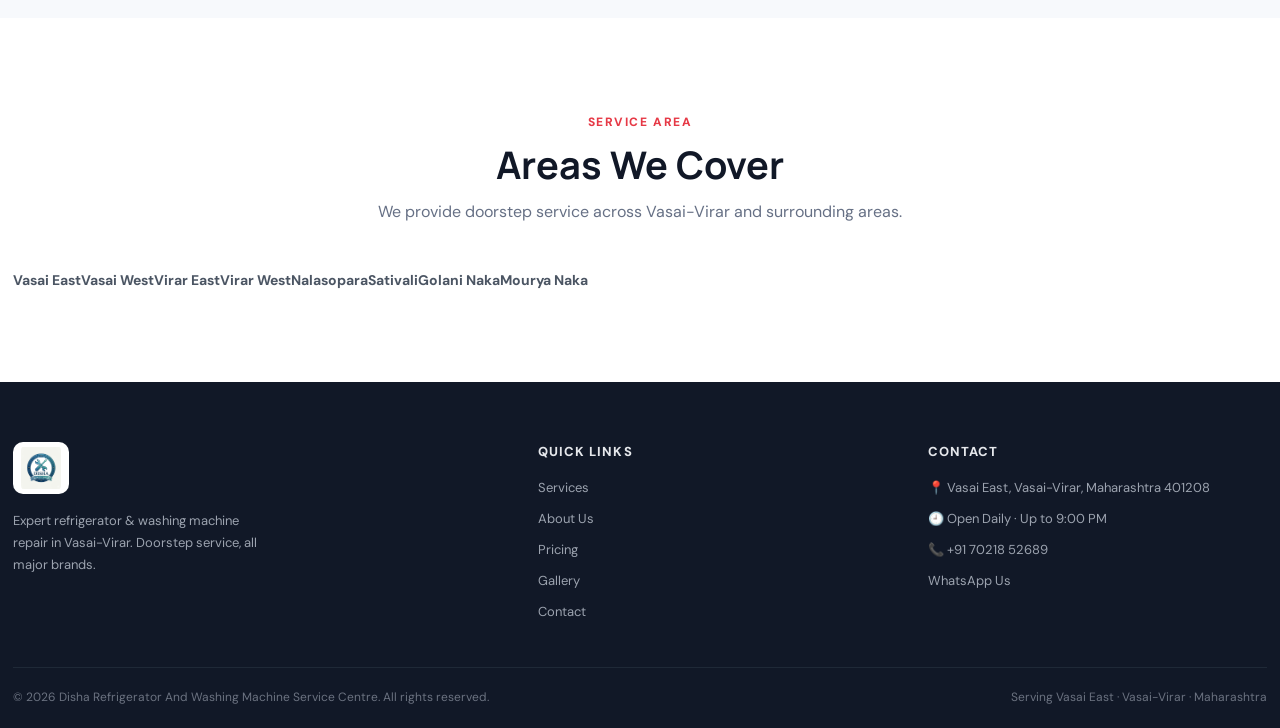
<file: about.html>
<!DOCTYPE html>
<html lang="en">
<head>
  <meta charset="UTF-8" />
  <meta name="viewport" content="width=device-width, initial-scale=1.0" />
  <meta name="description" content="About Disha Refrigerator And Washing Machine Service Centre - Vasai-Virar." />
  <meta property="og:title" content="About Us | Disha Appliance Service" />
  <meta property="og:description" content="Learn about Disha Service Centre - experienced appliance repair technicians serving Vasai-Virar." />
  <meta property="og:image" content="logo.jpeg" />
  <title>About Us | Disha Appliance Service</title>
  <link rel="stylesheet" href="style.css" />
</head>
<body>
  <div class="announce-bar">⚡ Same Day Service Available &nbsp;·&nbsp; <a href="tel:+917021852689">Call +91 70218 52689</a></div>

  <header class="header">
    <div class="container nav">
      <a href="index.html" class="logo">
        <img src="logo.jpeg" alt="Disha Service" class="logo-img" />
        <span>Disha<span class="logo-accent"> Service Centre</span></span>
      </a>
      <button class="menu-btn" id="menuBtn" aria-label="Open menu">☰</button>
      <nav id="navMenu">
        <a href="index.html#services">Services</a>
        <a href="about.html">About</a>
        <a href="pricing.html">Pricing</a>
        <a href="index.html#reviews">Reviews</a>
        <a href="gallery.html">Gallery</a>
        <a href="index.html#contact">Contact</a>
      </nav>
      <a class="nav-call" href="tel:+917021852689">Call Now</a>
    </div>
  </header>

  <main>
    <section class="page-hero">
      <div class="container">
        <span class="eyebrow">WHO WE ARE</span>
        <h1>About <span style="color:var(--red)">Disha Service</span></h1>
        <p>A trusted local appliance repair centre serving households across Vasai-Virar with honest, doorstep service.</p>
      </div>
    </section>

    <section class="section">
      <div class="container about-grid">
        <div class="about-img">🔧</div>
        <div>
          <span class="eyebrow">OUR STORY</span>
          <h2>Local Experts You Can Rely On</h2>
          <p class="large-text" style="margin-top:12px">Disha Refrigerator And Washing Machine Service Centre has been serving the Vasai-Virar community with reliable, affordable and doorstep appliance repair services.</p>
          <div class="feature-list" style="margin-top:24px">
            <div><span>✓</span><div><strong>Experienced Technicians</strong><p>Our team is trained to handle all types of refrigerator and washing machine issues across all major brands.</p></div></div>
            <div><span>✓</span><div><strong>Honest & Transparent</strong><p>We provide a clear diagnosis and cost estimate before starting any repair — no hidden charges.</p></div></div>
            <div><span>✓</span><div><strong>Doorstep Convenience</strong><p>We come to your home so you don't have to carry your heavy appliance anywhere.</p></div></div>
            <div><span>✓</span><div><strong>Local & Trusted</strong><p>Based in Vasai East, we understand the needs of local households and provide prompt service.</p></div></div>
          </div>
        </div>
      </div>
    </section>

    <section class="section light-section">
      <div class="container">
        <div class="section-heading">
          <span class="eyebrow">WHAT WE DO</span>
          <h2>Our Expertise</h2>
        </div>
        <div class="service-grid">
          <div class="service-card featured">
            <div class="service-icon">❄️</div>
            <h3>Refrigerator Repair</h3>
            <p>Cooling issues, gas refilling, compressor, thermostat, water leakage, unusual noise and all other fridge problems.</p>
          </div>
          <div class="service-card">
            <div class="service-icon">🫧</div>
            <h3>Washing Machine Repair</h3>
            <p>Top load, front load and semi-automatic washing machine repair, drum issues, motor, PCB and drain problems.</p>
          </div>
          <div class="service-card">
            <div class="service-icon">⚙️</div>
            <h3>Spare Parts</h3>
            <p>Replacement of faulty components using good quality compatible parts for long-lasting repairs.</p>
          </div>
        </div>
      </div>
    </section>

    <section class="section">
      <div class="container">
        <div class="section-heading">
          <span class="eyebrow">SERVICE AREA</span>
          <h2>Areas We Cover</h2>
          <p>We provide doorstep service across Vasai-Virar and surrounding areas.</p>
        </div>
        <div class="brand-list" style="justify-content:center;gap:16px;flex-wrap:wrap;font-size:14px;font-weight:700;color:#4b5563">
          <span>Vasai East</span><span>Vasai West</span><span>Virar East</span><span>Virar West</span><span>Nalasopara</span><span>Sativali</span><span>Golani Naka</span><span>Mourya Naka</span>
        </div>
      </div>
    </section>
  </main>

  <div class="sticky-bar">
    <a href="tel:+917021852689" class="sticky-call">📞 Call Now</a>
    <a href="https://wa.me/917021852689" target="_blank" rel="noopener" class="sticky-wa">
      <svg xmlns="http://www.w3.org/2000/svg" viewBox="0 0 32 32" width="18" height="18" fill="white"><path d="M16 2C8.268 2 2 8.268 2 16c0 2.478.675 4.797 1.849 6.785L2 30l7.43-1.818A13.94 13.94 0 0 0 16 30c7.732 0 14-6.268 14-14S23.732 2 16 2zm0 25.5a11.44 11.44 0 0 1-5.846-1.604l-.418-.249-4.332 1.061 1.094-4.218-.272-.433A11.46 11.46 0 0 1 4.5 16C4.5 9.649 9.649 4.5 16 4.5S27.5 9.649 27.5 16 22.351 27.5 16 27.5zm6.29-8.617c-.344-.172-2.036-1.004-2.352-1.118-.316-.115-.546-.172-.776.172-.23.344-.89 1.118-1.09 1.348-.2.23-.4.258-.744.086-.344-.172-1.452-.535-2.766-1.707-1.022-.912-1.712-2.038-1.912-2.382-.2-.344-.021-.53.15-.701.155-.154.344-.402.516-.603.172-.2.23-.344.344-.573.115-.23.058-.43-.029-.603-.086-.172-.776-1.87-1.063-2.56-.28-.672-.564-.581-.776-.592l-.66-.011c-.23 0-.603.086-.919.43-.316.344-1.205 1.177-1.205 2.87s1.233 3.328 1.405 3.557c.172.23 2.427 3.706 5.88 5.196.822.355 1.463.567 1.963.726.824.263 1.574.226 2.167.137.661-.099 2.036-.832 2.323-1.635.287-.803.287-1.491.2-1.635-.086-.143-.316-.23-.66-.402z"/></svg>
      WhatsApp
    </a>
  </div>

  <a class="whatsapp" href="https://wa.me/917021852689" target="_blank" rel="noopener" aria-label="WhatsApp">
    <svg xmlns="http://www.w3.org/2000/svg" viewBox="0 0 32 32" width="28" height="28" fill="white"><path d="M16 2C8.268 2 2 8.268 2 16c0 2.478.675 4.797 1.849 6.785L2 30l7.43-1.818A13.94 13.94 0 0 0 16 30c7.732 0 14-6.268 14-14S23.732 2 16 2zm0 25.5a11.44 11.44 0 0 1-5.846-1.604l-.418-.249-4.332 1.061 1.094-4.218-.272-.433A11.46 11.46 0 0 1 4.5 16C4.5 9.649 9.649 4.5 16 4.5S27.5 9.649 27.5 16 22.351 27.5 16 27.5zm6.29-8.617c-.344-.172-2.036-1.004-2.352-1.118-.316-.115-.546-.172-.776.172-.23.344-.89 1.118-1.09 1.348-.2.23-.4.258-.744.086-.344-.172-1.452-.535-2.766-1.707-1.022-.912-1.712-2.038-1.912-2.382-.2-.344-.021-.53.15-.701.155-.154.344-.402.516-.603.172-.2.23-.344.344-.573.115-.23.058-.43-.029-.603-.086-.172-.776-1.87-1.063-2.56-.28-.672-.564-.581-.776-.592l-.66-.011c-.23 0-.603.086-.919.43-.316.344-1.205 1.177-1.205 2.87s1.233 3.328 1.405 3.557c.172.23 2.427 3.706 5.88 5.196.822.355 1.463.567 1.963.726.824.263 1.574.226 2.167.137.661-.099 2.036-.832 2.323-1.635.287-.803.287-1.491.2-1.635-.086-.143-.316-.23-.66-.402z"/></svg>
  </a>

  <footer>
    <div class="container">
      <div class="footer-grid">
        <div class="footer-brand">
          <a href="index.html" class="logo" style="margin-bottom:12px;display:inline-flex">
            <img src="logo.jpeg" alt="Disha Service" class="logo-img" />
          </a>
          <p>Expert refrigerator & washing machine repair in Vasai-Virar. Doorstep service, all major brands.</p>
        </div>
        <div>
          <h4>Quick Links</h4>
          <ul>
            <li><a href="index.html#services">Services</a></li>
            <li><a href="about.html">About Us</a></li>
            <li><a href="pricing.html">Pricing</a></li>
            <li><a href="gallery.html">Gallery</a></li>
            <li><a href="index.html#contact">Contact</a></li>
          </ul>
        </div>
        <div>
          <h4>Contact</h4>
          <ul>
            <li>📍 Vasai East, Vasai-Virar, Maharashtra 401208</li>
            <li>🕘 Open Daily · Up to 9:00 PM</li>
            <li><a href="tel:+917021852689">📞 +91 70218 52689</a></li>
            <li><a href="https://wa.me/917021852689" target="_blank" rel="noopener">WhatsApp Us</a></li>
          </ul>
        </div>
      </div>
      <div class="footer-bottom">
        <p>© <span id="year"></span> Disha Refrigerator And Washing Machine Service Centre. All rights reserved.</p>
        <p>Serving Vasai East · Vasai-Virar · Maharashtra</p>
      </div>
    </div>
  </footer>

  <script>
    document.getElementById("year").textContent = new Date().getFullYear();
    const menuBtn = document.getElementById("menuBtn");
    const navMenu = document.getElementById("navMenu");
    menuBtn.addEventListener("click", () => navMenu.classList.toggle("open"));
    document.querySelectorAll("#navMenu a").forEach(l => l.addEventListener("click", () => navMenu.classList.remove("open")));
  </script>
</body>
</html>
</file>
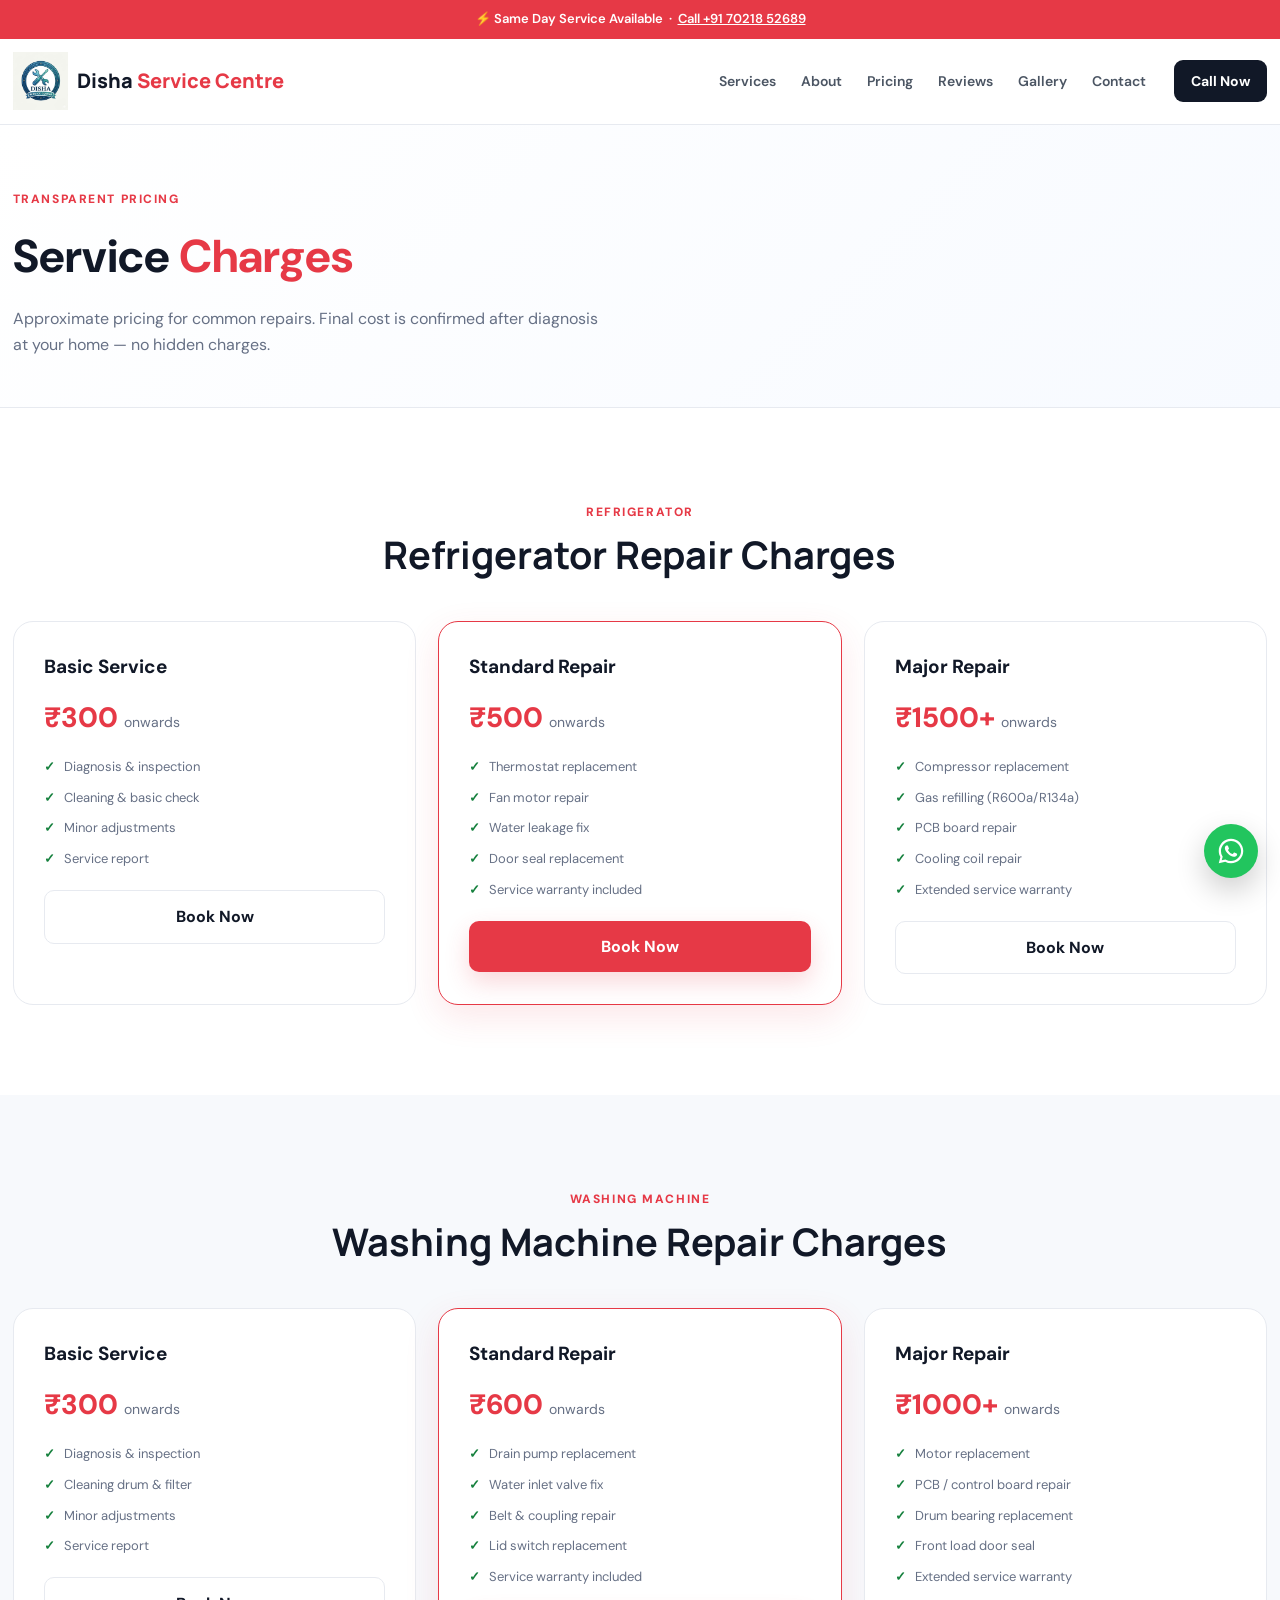
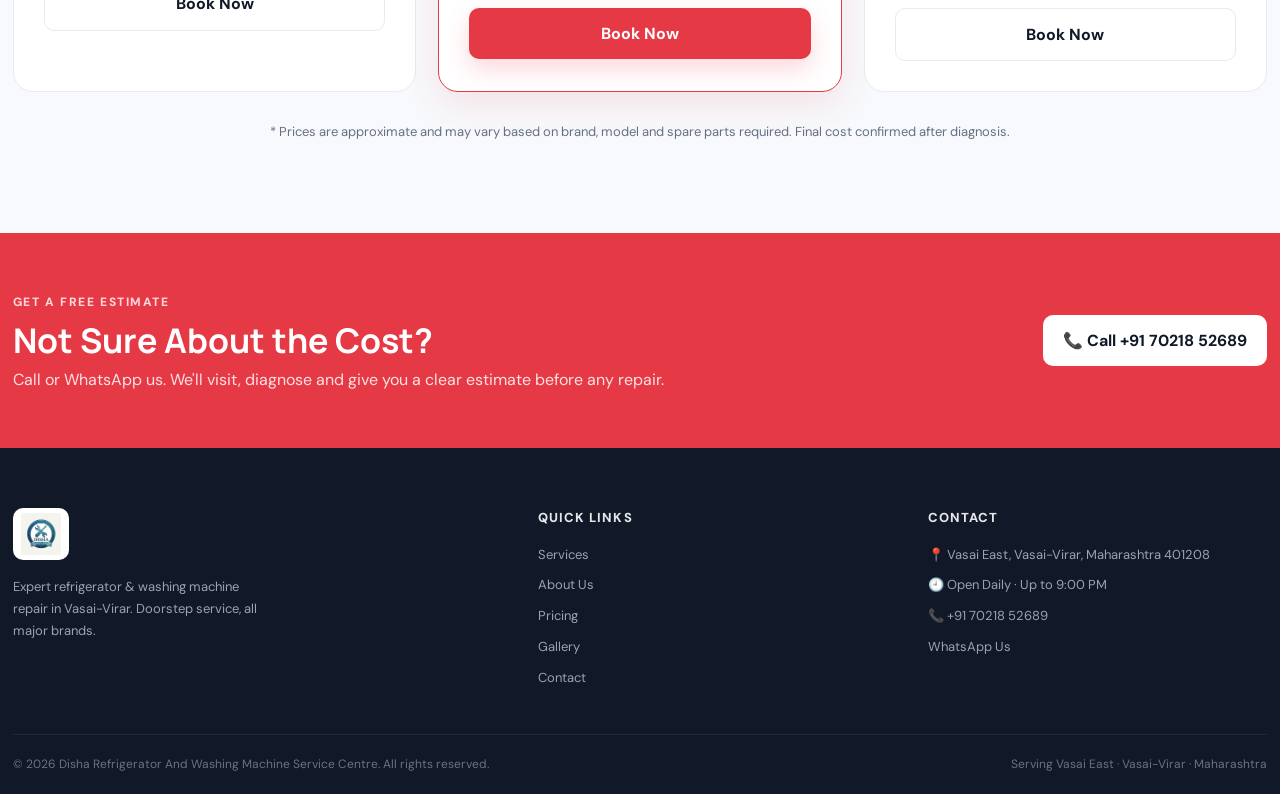
<file: pricing.html>
<!DOCTYPE html>
<html lang="en">
<head>
  <meta charset="UTF-8" />
  <meta name="viewport" content="width=device-width, initial-scale=1.0" />
  <meta name="description" content="Service pricing - Disha Refrigerator And Washing Machine Service Centre, Vasai-Virar." />
  <meta property="og:title" content="Pricing | Disha Appliance Service" />
  <meta property="og:image" content="logo.jpeg" />
  <title>Pricing | Disha Appliance Service</title>
  <link rel="stylesheet" href="style.css" />
</head>
<body>
  <div class="announce-bar">⚡ Same Day Service Available &nbsp;·&nbsp; <a href="tel:+917021852689">Call +91 70218 52689</a></div>

  <header class="header">
    <div class="container nav">
      <a href="index.html" class="logo">
        <img src="logo.jpeg" alt="Disha Service" class="logo-img" />
        <span>Disha<span class="logo-accent"> Service Centre</span></span>
      </a>
      <button class="menu-btn" id="menuBtn" aria-label="Open menu">☰</button>
      <nav id="navMenu">
        <a href="index.html#services">Services</a>
        <a href="about.html">About</a>
        <a href="pricing.html">Pricing</a>
        <a href="index.html#reviews">Reviews</a>
        <a href="gallery.html">Gallery</a>
        <a href="index.html#contact">Contact</a>
      </nav>
      <a class="nav-call" href="tel:+917021852689">Call Now</a>
    </div>
  </header>

  <main>
    <section class="page-hero">
      <div class="container">
        <span class="eyebrow">TRANSPARENT PRICING</span>
        <h1>Service <span style="color:var(--red)">Charges</span></h1>
        <p>Approximate pricing for common repairs. Final cost is confirmed after diagnosis at your home — no hidden charges.</p>
      </div>
    </section>

    <section class="section">
      <div class="container">
        <div class="section-heading">
          <span class="eyebrow">REFRIGERATOR</span>
          <h2>Refrigerator Repair Charges</h2>
        </div>
        <div class="pricing-grid">
          <div class="pricing-card">
            <h3>Basic Service</h3>
            <div class="price">₹300 <span>onwards</span></div>
            <ul>
              <li>Diagnosis & inspection</li>
              <li>Cleaning & basic check</li>
              <li>Minor adjustments</li>
              <li>Service report</li>
            </ul>
            <a href="index.html#contact" class="btn btn-light full" style="margin-top:20px">Book Now</a>
          </div>
          <div class="pricing-card featured">
            <h3>Standard Repair</h3>
            <div class="price">₹500 <span>onwards</span></div>
            <ul>
              <li>Thermostat replacement</li>
              <li>Fan motor repair</li>
              <li>Water leakage fix</li>
              <li>Door seal replacement</li>
              <li>Service warranty included</li>
            </ul>
            <a href="index.html#contact" class="btn btn-primary full" style="margin-top:20px">Book Now</a>
          </div>
          <div class="pricing-card">
            <h3>Major Repair</h3>
            <div class="price">₹1500+ <span>onwards</span></div>
            <ul>
              <li>Compressor replacement</li>
              <li>Gas refilling (R600a/R134a)</li>
              <li>PCB board repair</li>
              <li>Cooling coil repair</li>
              <li>Extended service warranty</li>
            </ul>
            <a href="index.html#contact" class="btn btn-light full" style="margin-top:20px">Book Now</a>
          </div>
        </div>
      </div>
    </section>

    <section class="section light-section">
      <div class="container">
        <div class="section-heading">
          <span class="eyebrow">WASHING MACHINE</span>
          <h2>Washing Machine Repair Charges</h2>
        </div>
        <div class="pricing-grid">
          <div class="pricing-card">
            <h3>Basic Service</h3>
            <div class="price">₹300 <span>onwards</span></div>
            <ul>
              <li>Diagnosis & inspection</li>
              <li>Cleaning drum & filter</li>
              <li>Minor adjustments</li>
              <li>Service report</li>
            </ul>
            <a href="index.html#contact" class="btn btn-light full" style="margin-top:20px">Book Now</a>
          </div>
          <div class="pricing-card featured">
            <h3>Standard Repair</h3>
            <div class="price">₹600 <span>onwards</span></div>
            <ul>
              <li>Drain pump replacement</li>
              <li>Water inlet valve fix</li>
              <li>Belt & coupling repair</li>
              <li>Lid switch replacement</li>
              <li>Service warranty included</li>
            </ul>
            <a href="index.html#contact" class="btn btn-primary full" style="margin-top:20px">Book Now</a>
          </div>
          <div class="pricing-card">
            <h3>Major Repair</h3>
            <div class="price">₹1000+ <span>onwards</span></div>
            <ul>
              <li>Motor replacement</li>
              <li>PCB / control board repair</li>
              <li>Drum bearing replacement</li>
              <li>Front load door seal</li>
              <li>Extended service warranty</li>
            </ul>
            <a href="index.html#contact" class="btn btn-light full" style="margin-top:20px">Book Now</a>
          </div>
        </div>
        <p style="text-align:center;margin-top:30px;font-size:13px;color:var(--muted)">* Prices are approximate and may vary based on brand, model and spare parts required. Final cost confirmed after diagnosis.</p>
      </div>
    </section>

    <section class="review-section">
      <div class="container review-inner">
        <div>
          <span class="eyebrow" style="color:#ffd6da">GET A FREE ESTIMATE</span>
          <h2>Not Sure About the Cost?</h2>
          <p>Call or WhatsApp us. We'll visit, diagnose and give you a clear estimate before any repair.</p>
        </div>
        <a class="btn btn-white" href="tel:+917021852689">📞 Call +91 70218 52689</a>
      </div>
    </section>
  </main>

  <div class="sticky-bar">
    <a href="tel:+917021852689" class="sticky-call">📞 Call Now</a>
    <a href="https://wa.me/917021852689" target="_blank" rel="noopener" class="sticky-wa">
      <svg xmlns="http://www.w3.org/2000/svg" viewBox="0 0 32 32" width="18" height="18" fill="white"><path d="M16 2C8.268 2 2 8.268 2 16c0 2.478.675 4.797 1.849 6.785L2 30l7.43-1.818A13.94 13.94 0 0 0 16 30c7.732 0 14-6.268 14-14S23.732 2 16 2zm0 25.5a11.44 11.44 0 0 1-5.846-1.604l-.418-.249-4.332 1.061 1.094-4.218-.272-.433A11.46 11.46 0 0 1 4.5 16C4.5 9.649 9.649 4.5 16 4.5S27.5 9.649 27.5 16 22.351 27.5 16 27.5zm6.29-8.617c-.344-.172-2.036-1.004-2.352-1.118-.316-.115-.546-.172-.776.172-.23.344-.89 1.118-1.09 1.348-.2.23-.4.258-.744.086-.344-.172-1.452-.535-2.766-1.707-1.022-.912-1.712-2.038-1.912-2.382-.2-.344-.021-.53.15-.701.155-.154.344-.402.516-.603.172-.2.23-.344.344-.573.115-.23.058-.43-.029-.603-.086-.172-.776-1.87-1.063-2.56-.28-.672-.564-.581-.776-.592l-.66-.011c-.23 0-.603.086-.919.43-.316.344-1.205 1.177-1.205 2.87s1.233 3.328 1.405 3.557c.172.23 2.427 3.706 5.88 5.196.822.355 1.463.567 1.963.726.824.263 1.574.226 2.167.137.661-.099 2.036-.832 2.323-1.635.287-.803.287-1.491.2-1.635-.086-.143-.316-.23-.66-.402z"/></svg>
      WhatsApp
    </a>
  </div>

  <a class="whatsapp" href="https://wa.me/917021852689" target="_blank" rel="noopener" aria-label="WhatsApp">
    <svg xmlns="http://www.w3.org/2000/svg" viewBox="0 0 32 32" width="28" height="28" fill="white"><path d="M16 2C8.268 2 2 8.268 2 16c0 2.478.675 4.797 1.849 6.785L2 30l7.43-1.818A13.94 13.94 0 0 0 16 30c7.732 0 14-6.268 14-14S23.732 2 16 2zm0 25.5a11.44 11.44 0 0 1-5.846-1.604l-.418-.249-4.332 1.061 1.094-4.218-.272-.433A11.46 11.46 0 0 1 4.5 16C4.5 9.649 9.649 4.5 16 4.5S27.5 9.649 27.5 16 22.351 27.5 16 27.5zm6.29-8.617c-.344-.172-2.036-1.004-2.352-1.118-.316-.115-.546-.172-.776.172-.23.344-.89 1.118-1.09 1.348-.2.23-.4.258-.744.086-.344-.172-1.452-.535-2.766-1.707-1.022-.912-1.712-2.038-1.912-2.382-.2-.344-.021-.53.15-.701.155-.154.344-.402.516-.603.172-.2.23-.344.344-.573.115-.23.058-.43-.029-.603-.086-.172-.776-1.87-1.063-2.56-.28-.672-.564-.581-.776-.592l-.66-.011c-.23 0-.603.086-.919.43-.316.344-1.205 1.177-1.205 2.87s1.233 3.328 1.405 3.557c.172.23 2.427 3.706 5.88 5.196.822.355 1.463.567 1.963.726.824.263 1.574.226 2.167.137.661-.099 2.036-.832 2.323-1.635.287-.803.287-1.491.2-1.635-.086-.143-.316-.23-.66-.402z"/></svg>
  </a>

  <footer>
    <div class="container">
      <div class="footer-grid">
        <div class="footer-brand">
          <a href="index.html" class="logo" style="margin-bottom:12px;display:inline-flex">
            <img src="logo.jpeg" alt="Disha Service" class="logo-img" />
          </a>
          <p>Expert refrigerator & washing machine repair in Vasai-Virar. Doorstep service, all major brands.</p>
        </div>
        <div>
          <h4>Quick Links</h4>
          <ul>
            <li><a href="index.html#services">Services</a></li>
            <li><a href="about.html">About Us</a></li>
            <li><a href="pricing.html">Pricing</a></li>
            <li><a href="gallery.html">Gallery</a></li>
            <li><a href="index.html#contact">Contact</a></li>
          </ul>
        </div>
        <div>
          <h4>Contact</h4>
          <ul>
            <li>📍 Vasai East, Vasai-Virar, Maharashtra 401208</li>
            <li>🕘 Open Daily · Up to 9:00 PM</li>
            <li><a href="tel:+917021852689">📞 +91 70218 52689</a></li>
            <li><a href="https://wa.me/917021852689" target="_blank" rel="noopener">WhatsApp Us</a></li>
          </ul>
        </div>
      </div>
      <div class="footer-bottom">
        <p>© <span id="year"></span> Disha Refrigerator And Washing Machine Service Centre. All rights reserved.</p>
        <p>Serving Vasai East · Vasai-Virar · Maharashtra</p>
      </div>
    </div>
  </footer>

  <script>
    document.getElementById("year").textContent = new Date().getFullYear();
    const menuBtn = document.getElementById("menuBtn");
    const navMenu = document.getElementById("navMenu");
    menuBtn.addEventListener("click", () => navMenu.classList.toggle("open"));
    document.querySelectorAll("#navMenu a").forEach(l => l.addEventListener("click", () => navMenu.classList.remove("open")));
  </script>
</body>
</html>
</file>
<file: style.css>
@import url('https://fonts.googleapis.com/css2?family=DM+Sans:wght@400;500;600;700&family=Manrope:wght@700;800&display=swap');

:root{
  --red:#e63946;
  --dark:#111827;
  --muted:#667085;
  --blue:#2563eb;
  --light:#f7f9fc;
  --border:#e7eaf0;
  --white:#fff;
}
*{box-sizing:border-box;margin:0;padding:0}
html{scroll-behavior:smooth}
body{font-family:"DM Sans",sans-serif;color:var(--dark);background:#fff;line-height:1.6}
a{text-decoration:none;color:inherit}
.container{width:min(1600px,98%);margin:auto}
.header{height:86px;border-bottom:1px solid var(--border);background:rgba(255,255,255,.95);position:sticky;top:0;z-index:20;backdrop-filter:blur(12px)}
.nav{height:100%;display:flex;align-items:center;gap:28px}
.logo{font-family:Manrope,sans-serif;font-size:20px;font-weight:800;display:flex;align-items:center;gap:9px;margin-right:auto}
.logo-img{height:58px;width:auto;object-fit:contain;display:block}
.logo-accent{color:var(--red)}
nav{display:flex;gap:25px;font-size:14px;font-weight:600;color:#4b5563}
nav a:hover{color:var(--red)}
.nav-call{background:var(--dark);color:white;padding:10px 17px;border-radius:9px;font-weight:700;font-size:14px}
.menu-btn{display:none;background:none;border:0;font-size:24px}

.hero{position:relative;overflow:hidden;background:linear-gradient(135deg,#fff 0%,#f7faff 100%);padding:80px 0 70px}
.hero-shape{position:absolute;width:500px;height:500px;border-radius:50%;background:#e8f0ff;right:-160px;top:-170px;opacity:.7}
.hero-grid{display:grid;grid-template-columns:1.03fr .97fr;gap:70px;align-items:center;position:relative}
.badge,.eyebrow{font-size:12px;font-weight:800;letter-spacing:.13em;color:var(--red)}
.badge{display:inline-flex;letter-spacing:0;background:#fff1f2;padding:8px 12px;border-radius:999px;margin-bottom:19px}
.hero h1,h2{font-family:Manrope,sans-serif;line-height:1.1}
.hero h1{font-size:clamp(42px,5vw,64px);max-width:650px}
.hero h1 span{color:var(--red)}
.hero-text{font-size:17px;color:var(--muted);max-width:600px;margin:22px 0 28px}
.hero-buttons{display:flex;gap:12px;flex-wrap:wrap}
.btn{display:inline-flex;align-items:center;justify-content:center;border:0;border-radius:10px;padding:13px 20px;font-weight:700;cursor:pointer;transition:.2s}
.btn-primary{background:var(--red);color:white;box-shadow:0 10px 25px rgba(230,57,70,.2)}
.btn-primary:hover{transform:translateY(-2px);background:#cf2635}
.btn-light{background:white;border:1px solid var(--border)}
.btn-light:hover{border-color:#c8ccd5}
.btn-white{background:white;color:var(--dark)}
.full{width:100%}
.trust-row{display:flex;gap:30px;margin-top:38px}
.trust-row div{display:flex;flex-direction:column}
.trust-row strong{font-size:16px}
.trust-row span{font-size:12px;color:var(--muted)}

.hero-card{background:#fff;border:1px solid var(--border);border-radius:24px;padding:24px;box-shadow:0 25px 60px rgba(31,41,55,.10)}
.appliance-art{height:340px;border-radius:18px;background:linear-gradient(145deg,#edf5ff,#f9fbff);display:flex;align-items:center;justify-content:center;gap:18px;position:relative;overflow:hidden}
.appliance-art:before{content:"";position:absolute;width:320px;height:320px;border:35px solid rgba(37,99,235,.06);border-radius:50%}
.fridge{width:130px;height:260px;background:linear-gradient(100deg,#f9fbff,#dce5ef);border:4px solid #c6d1dc;border-radius:13px;position:relative;z-index:1;box-shadow:8px 12px 25px rgba(0,0,0,.08)}
.fridge-top{height:75px;border-bottom:3px solid #c7d2dd}
.fridge-handle{position:absolute;right:12px;top:105px;width:5px;height:45px;border-radius:4px;background:#9caaba}
.fridge-light{position:absolute;left:15px;top:92px;width:8px;height:8px;border-radius:50%;background:#60a5fa}
.washer{width:150px;height:205px;background:linear-gradient(145deg,#f8fafc,#dbe5ef);border:4px solid #c4cfda;border-radius:16px;position:relative;z-index:1;box-shadow:8px 12px 25px rgba(0,0,0,.08)}
.washer-screen{height:37px;background:#cbd7e2;border-radius:10px 10px 4px 4px;margin:9px}
.washer-door{width:100px;height:100px;border-radius:50%;background:#7b8794;border:10px solid #e9eef3;position:absolute;left:21px;top:72px;display:grid;place-items:center}
.washer-door span{width:70px;height:70px;border-radius:50%;background:#334155}
.washer-knob{width:15px;height:15px;border-radius:50%;background:#64748b;position:absolute;right:23px;top:20px}
.hero-card-bottom{display:flex;justify-content:space-between;align-items:center;padding:18px 4px 2px}
.hero-card-bottom small,.hero-card-bottom strong{display:block}
.hero-card-bottom small{color:var(--muted)}
.mini-check{font-size:13px;font-weight:700;color:#15803d;background:#ecfdf3;padding:7px 10px;border-radius:8px}

.brands{border-bottom:1px solid var(--border);padding:28px 0;background:#fff;overflow:hidden}
.brands p{text-align:center;font-size:12px;text-transform:uppercase;letter-spacing:.12em;color:#98a2b3;margin-bottom:18px}
.brand-marquee-wrap{overflow:hidden;position:relative}
.brand-marquee-wrap::before,.brand-marquee-wrap::after{content:"";position:absolute;top:0;width:80px;height:100%;z-index:2}
.brand-marquee-wrap::before{left:0;background:linear-gradient(to right,#fff,transparent)}
.brand-marquee-wrap::after{right:0;background:linear-gradient(to left,#fff,transparent)}
.brand-marquee{display:flex;gap:20px;width:max-content;animation:marquee 22s linear infinite}
.brand-marquee:hover{animation-play-state:paused}
.brand-logo-item{display:flex;align-items:center;opacity:.75;transition:.2s;flex:none}
.brand-logo-item:hover{opacity:1;transform:scale(1.08)}
@keyframes marquee{0%{transform:translateX(0)}100%{transform:translateX(-50%)}}

.counter-section{background:var(--dark);padding:50px 0}
.counter-grid{display:grid;grid-template-columns:repeat(4,1fr);gap:20px;text-align:center}
.counter-item{padding:20px;border-right:1px solid #1f2937}
.counter-item:last-child{border-right:0}
.counter-item strong{font-family:Manrope,sans-serif;font-size:52px;font-weight:800;color:#ff6974}
.counter-item span{font-size:24px;font-weight:800;color:#ff6974}
.counter-item p{font-size:13px;color:#9ca3af;margin-top:6px}

.section{padding:90px 0}
.section-heading{text-align:center;max-width:650px;margin:0 auto 45px}
.section-heading h2,.two-col h2,.contact-grid h2{font-size:38px;margin:10px 0 13px}
.section-heading p,.large-text,.contact-grid>div>p{color:var(--muted)}
.service-grid{display:grid;grid-template-columns:repeat(3,1fr);gap:20px}
.service-card{padding:30px;border:1px solid var(--border);border-radius:18px;background:white;transition:.2s}
.service-card:hover{transform:translateY(-5px);box-shadow:0 18px 35px rgba(16,24,40,.08)}
.service-card.featured{border-color:#ffc3c9}
.service-icon{width:52px;height:52px;border-radius:14px;background:#f2f6ff;display:grid;place-items:center;font-size:25px;margin-bottom:22px}
.service-card h3{font-size:20px;margin-bottom:9px}
.service-card p{font-size:14px;color:var(--muted);min-height:70px}
.service-card a{font-size:13px;color:var(--red);font-weight:800}

.light-section{background:var(--light)}
.two-col{display:grid;grid-template-columns:1fr 1fr;gap:80px;align-items:center}
.large-text{font-size:16px}
.feature-list{margin-top:28px;display:grid;gap:20px}
.feature-list>div{display:flex;gap:13px}
.feature-list>div>span{width:28px;height:28px;border-radius:50%;background:#dcfce7;color:#15803d;display:grid;place-items:center;font-weight:800;flex:none}
.feature-list strong{font-size:15px}
.feature-list p{font-size:13px;color:var(--muted);margin-top:2px}
.stats-card{background:#111827;color:white;border-radius:24px;padding:35px}
.stat-main{text-align:center;padding-bottom:28px;border-bottom:1px solid #374151}
.stat-main strong{font-family:Manrope;font-size:65px;color:#ff6974}
.stat-main span{font-size:18px;font-weight:700;margin-left:5px}
.stat-main p{font-size:13px;color:#aeb6c3;margin-top:2px}
.stat-grid{display:grid;grid-template-columns:1fr 1fr;margin-top:25px}
.stat-grid div{padding:18px;border-right:1px solid #374151;border-bottom:1px solid #374151}
.stat-grid div:nth-child(even){border-right:0}
.stat-grid div:nth-child(n+3){border-bottom:0}
.stat-grid strong,.stat-grid span{display:block}
.stat-grid strong{font-size:21px}
.stat-grid span{font-size:12px;color:#9ca3af}

.steps{display:grid;grid-template-columns:repeat(3,1fr);gap:18px}
.step{padding:30px;border:1px solid var(--border);border-radius:18px}
.step-number{color:var(--red);font-weight:900;font-size:14px;margin-bottom:35px}
.step h3{margin-bottom:8px}
.step p{font-size:14px;color:var(--muted)}

.review-section{background:var(--red);color:white;padding:55px 0}
.review-inner{display:flex;align-items:center;justify-content:space-between;gap:30px}
.review-inner .eyebrow{color:#ffd6da}
.review-inner h2{font-size:34px;margin:8px 0}
.review-inner p{opacity:.85}

.contact-section{background:#fafafa}
.contact-grid{display:grid;grid-template-columns:1fr .8fr;gap:80px;align-items:start}
.contact-items{margin-top:30px;display:grid;gap:20px}
.contact-item{display:flex;gap:14px}
.contact-item>span{font-size:21px}
.contact-item strong{font-size:15px}
.contact-item p{font-size:13px;color:var(--muted);margin-top:3px}
.booking-form{background:white;border:1px solid var(--border);padding:28px;border-radius:20px;box-shadow:0 15px 35px rgba(16,24,40,.06)}
.booking-form h3{font-size:23px;margin-bottom:20px}
.booking-form label{font-size:13px;font-weight:700;display:block;margin-bottom:13px}
.booking-form input,.booking-form select,.booking-form textarea{display:block;width:100%;margin-top:6px;padding:12px;border:1px solid #d9dee7;border-radius:9px;font:inherit;outline:none}
.booking-form input:focus,.booking-form select:focus,.booking-form textarea:focus{border-color:#93aeea}
.form-note{font-size:11px;color:#98a2b3;text-align:center;margin-top:10px}

.gallery-grid{display:grid;grid-template-columns:repeat(3,1fr);gap:20px}
.gallery-card{border-radius:16px;overflow:hidden;border:1px solid var(--border);background:white;transition:.2s;cursor:pointer}
.gallery-card:hover{transform:translateY(-4px);box-shadow:0 16px 35px rgba(16,24,40,.09)}
.gallery-card img{width:100%;height:200px;object-fit:cover;display:block}
.gallery-card p{padding:12px 16px;font-size:14px;font-weight:600;color:var(--dark)}

.gallery-page-hero{background:linear-gradient(135deg,#fff 0%,#f7faff 100%);padding:60px 0 40px;border-bottom:1px solid var(--border)}
.gallery-page-hero h1{font-size:clamp(32px,4vw,48px);margin:10px 0 12px}
.gallery-page-hero p{color:var(--muted);font-size:16px}
.gallery-full-grid{display:grid;grid-template-columns:repeat(3,1fr);gap:22px;margin-bottom:50px}
.gallery-full-grid .gallery-card img{height:230px}
.gallery-label{font-size:13px;font-weight:600;margin-top:10px;color:var(--dark)}

@media(max-width:850px){
  .gallery-grid,.gallery-full-grid{grid-template-columns:repeat(2,1fr)}
}
@media(max-width:500px){
  .gallery-grid,.gallery-full-grid{grid-template-columns:1fr}
}

.modal-overlay{display:none;position:fixed;inset:0;background:rgba(0,0,0,.88);z-index:100;align-items:center;justify-content:center}
.modal-overlay.open{display:flex}
.modal-box{position:relative;max-width:90vw;max-height:90vh;display:flex;align-items:center;gap:16px}
.modal-box img{max-width:80vw;max-height:85vh;border-radius:12px;object-fit:contain;display:block;box-shadow:0 30px 80px rgba(0,0,0,.5)}
.modal-close{position:fixed;top:18px;right:22px;background:rgba(255,255,255,.15);border:0;color:white;font-size:26px;width:42px;height:42px;border-radius:50%;cursor:pointer;display:grid;place-items:center;transition:.2s}
.modal-close:hover{background:rgba(255,255,255,.3)}
.modal-nav{background:rgba(255,255,255,.15);border:0;color:white;font-size:22px;width:46px;height:46px;border-radius:50%;cursor:pointer;display:grid;place-items:center;flex:none;transition:.2s}
.modal-nav:hover{background:rgba(255,255,255,.3)}
.modal-counter{position:fixed;bottom:22px;left:50%;transform:translateX(-50%);color:rgba(255,255,255,.7);font-size:13px;font-weight:600}

.reveal{opacity:0;transform:translateY(40px);transition:opacity .6s ease,transform .6s ease}
.reveal.visible{opacity:1;transform:translateY(0)}
.reveal-left{opacity:0;transform:translateX(-40px);transition:opacity .6s ease,transform .6s ease}
.reveal-left.visible{opacity:1;transform:translateX(0)}
.reveal-right{opacity:0;transform:translateX(40px);transition:opacity .6s ease,transform .6s ease}
.reveal-right.visible{opacity:1;transform:translateX(0)}
.reveal-scale{opacity:0;transform:scale(.92);transition:opacity .6s ease,transform .6s ease}
.reveal-scale.visible{opacity:1;transform:scale(1)}

.announce-bar{background:var(--red);color:white;text-align:center;padding:9px;font-size:13px;font-weight:600}
.announce-bar a{color:white;text-decoration:underline}

.testimonial-grid{display:grid;grid-template-columns:repeat(3,1fr);gap:20px}
.testimonial-card{background:white;border:1px solid var(--border);border-radius:18px;padding:26px;display:flex;flex-direction:column;gap:14px}
.stars{color:#f59e0b;font-size:16px;letter-spacing:2px}
.testimonial-card p{font-size:14px;color:var(--muted);flex:1;line-height:1.7}
.reviewer{display:flex;flex-direction:column}
.reviewer strong{font-size:14px}
.reviewer span{font-size:12px;color:var(--muted)}

.faq-list{max-width:750px;margin:0 auto;display:grid;gap:12px}
.faq-item{border:1px solid var(--border);border-radius:14px;overflow:hidden;background:white}
.faq-q{width:100%;background:none;border:0;padding:18px 20px;text-align:left;font:700 15px/1.4 "DM Sans",sans-serif;cursor:pointer;display:flex;justify-content:space-between;align-items:center;color:var(--dark)}
.faq-q span{font-size:20px;font-weight:400;color:var(--red);transition:.2s}
.faq-q.open span{transform:rotate(45deg)}
.faq-a{display:none;padding:0 20px 18px;font-size:14px;color:var(--muted);line-height:1.7}
.faq-a.open{display:block}
.faq-a a{color:var(--red);font-weight:700}

.map-wrap{margin-top:22px}

.sticky-bar{display:none;position:fixed;bottom:0;left:0;width:100%;z-index:40;display:grid;grid-template-columns:1fr 1fr}
.sticky-call{background:var(--dark);color:white;padding:16px;text-align:center;font-weight:700;font-size:15px;display:flex;align-items:center;justify-content:center;gap:7px}
.sticky-wa{background:#22c55e;color:white;padding:16px;text-align:center;font-weight:700;font-size:15px;display:flex;align-items:center;justify-content:center;gap:7px}

.page-hero{background:linear-gradient(135deg,#fff 0%,#f7faff 100%);padding:60px 0 50px;border-bottom:1px solid var(--border)}
.page-hero h1{font-size:clamp(30px,4vw,46px);margin:10px 0 12px}
.page-hero p{color:var(--muted);font-size:16px;max-width:600px}

.pricing-grid{display:grid;grid-template-columns:repeat(3,1fr);gap:22px}
.pricing-card{border:1px solid var(--border);border-radius:20px;padding:30px;background:white;transition:.2s}
.pricing-card.featured{border-color:var(--red);box-shadow:0 12px 35px rgba(230,57,70,.12)}
.pricing-card h3{font-size:19px;margin-bottom:6px}
.pricing-card .price{font-size:28px;font-weight:800;color:var(--red);margin:14px 0}
.pricing-card .price span{font-size:14px;font-weight:400;color:var(--muted)}
.pricing-card ul{list-style:none;display:grid;gap:10px;margin-top:16px}
.pricing-card ul li{font-size:13px;color:var(--muted);padding-left:20px;position:relative}
.pricing-card ul li:before{content:"✓";position:absolute;left:0;color:#15803d;font-weight:800}

.about-grid{display:grid;grid-template-columns:1fr 1fr;gap:70px;align-items:center}
.about-img{border-radius:20px;overflow:hidden;background:linear-gradient(145deg,#edf5ff,#f0f4ff);height:380px;display:flex;align-items:center;justify-content:center;font-size:80px}

.whatsapp{position:fixed;right:22px;bottom:22px;width:54px;height:54px;border-radius:50%;display:grid;place-items:center;background:#22c55e;color:white;font-size:24px;box-shadow:0 12px 30px rgba(0,0,0,.2);z-index:30}

footer{background:#111827;color:white;padding:60px 0 0}
.footer-grid .logo-img{height:52px;background:white;border-radius:10px;padding:5px 8px;display:block}
.footer-grid{display:grid;grid-template-columns:1.4fr 1fr 1fr;gap:50px;padding-bottom:45px;border-bottom:1px solid #1f2937}
.footer-brand p{font-size:13px;color:#9ca3af;margin-top:4px;max-width:260px;line-height:1.7}
.footer-grid h4{font-size:13px;font-weight:800;letter-spacing:.08em;text-transform:uppercase;color:#e5e7eb;margin-bottom:16px}
.footer-grid ul{list-style:none;display:grid;gap:10px}
.footer-grid ul li,.footer-grid ul li a{font-size:13px;color:#9ca3af}
.footer-grid ul li a:hover{color:var(--red)}
.footer-bottom{display:flex;justify-content:space-between;align-items:center;padding:20px 0;font-size:12px;color:#6b7280;flex-wrap:wrap;gap:8px}

@media(max-width:850px){
  nav{display:none;position:absolute;top:76px;left:0;width:100%;background:white;border-bottom:1px solid var(--border);padding:20px;flex-direction:column}
  nav.open{display:flex}
  .menu-btn{display:block}
  .nav-call{display:none}
  .hero{padding:55px 0}
  .hero-grid,.two-col,.contact-grid,.about-grid{grid-template-columns:1fr;gap:45px}
  .hero-card{max-width:600px;margin:auto;width:100%}
  .service-grid,.steps,.testimonial-grid,.pricing-grid,.counter-grid{grid-template-columns:1fr}
  .section{padding:65px 0}
  .section-heading h2,.two-col h2,.contact-grid h2{font-size:31px}
  .review-inner{align-items:flex-start;flex-direction:column}
  .footer-grid{grid-template-columns:1fr;gap:30px}
  .whatsapp{display:none}
}
@media(max-width:500px){
  .hero h1{font-size:42px}
  .trust-row{gap:14px;justify-content:space-between}
  .trust-row strong{font-size:14px}
  .appliance-art{height:280px}
  .fridge{width:100px;height:205px}
  .washer{width:115px;height:160px}
  .washer-door{width:75px;height:75px;left:17px;top:61px}
  .washer-door span{width:52px;height:52px}
  .washer-screen{height:27px}
  .brand-list{gap:18px}
  .gallery-grid,.gallery-full-grid{grid-template-columns:1fr}
}
@media(min-width:851px){
  .sticky-bar{display:none}
}

.gallery-filter-tabs{display:flex;gap:10px;margin-bottom:28px;flex-wrap:wrap}
.filter-tab{padding:10px 20px;border-radius:999px;border:1.5px solid var(--border);background:white;font:700 14px "DM Sans",sans-serif;cursor:pointer;color:var(--dark);transition:.2s}
.filter-tab:hover{border-color:var(--red);color:var(--red)}
.filter-tab.active{background:var(--red);color:white;border-color:var(--red)}

/* Service Options Modal */
.svc-modal-overlay{display:none;position:fixed;inset:0;background:rgba(0,0,0,.55);z-index:200;align-items:center;justify-content:center;padding:16px}
.svc-modal-overlay.open{display:flex}
.svc-modal{background:white;border-radius:20px;padding:32px 28px;width:100%;max-width:420px;position:relative;box-shadow:0 30px 80px rgba(0,0,0,.2)}
.svc-modal h3{font-size:22px;margin-bottom:6px}
.svc-modal-sub{font-size:13px;color:var(--muted);margin-bottom:22px}
.svc-modal-close{position:absolute;top:14px;right:16px;background:none;border:0;font-size:20px;cursor:pointer;color:var(--muted);line-height:1}
.svc-option-btn{display:flex;justify-content:space-between;align-items:center;width:100%;padding:16px 18px;margin-bottom:10px;border:1.5px solid var(--border);border-radius:12px;background:white;font:600 15px "DM Sans",sans-serif;cursor:pointer;color:var(--dark);transition:.2s}
.svc-option-btn:hover{border-color:var(--red);color:var(--red);background:#fff5f5}
.svc-option-btn span{font-size:18px;color:var(--red)}
</file>
